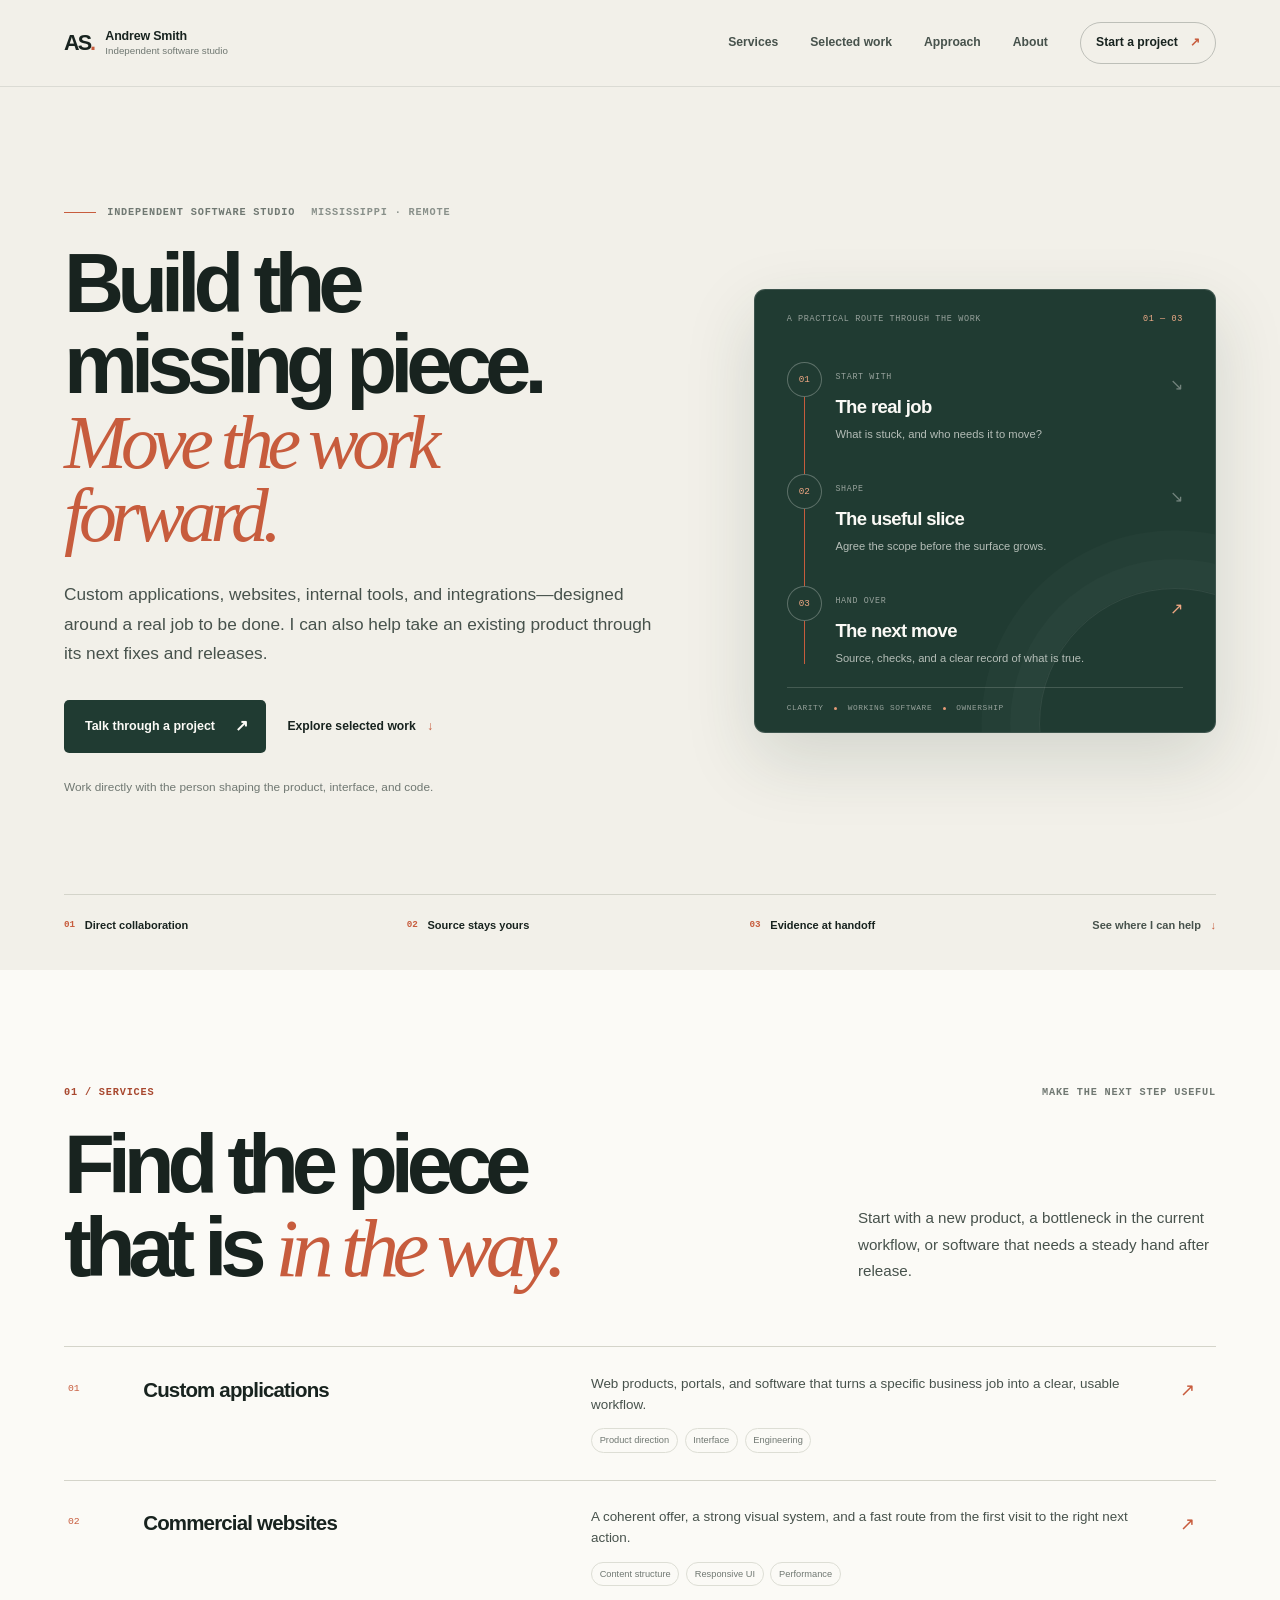
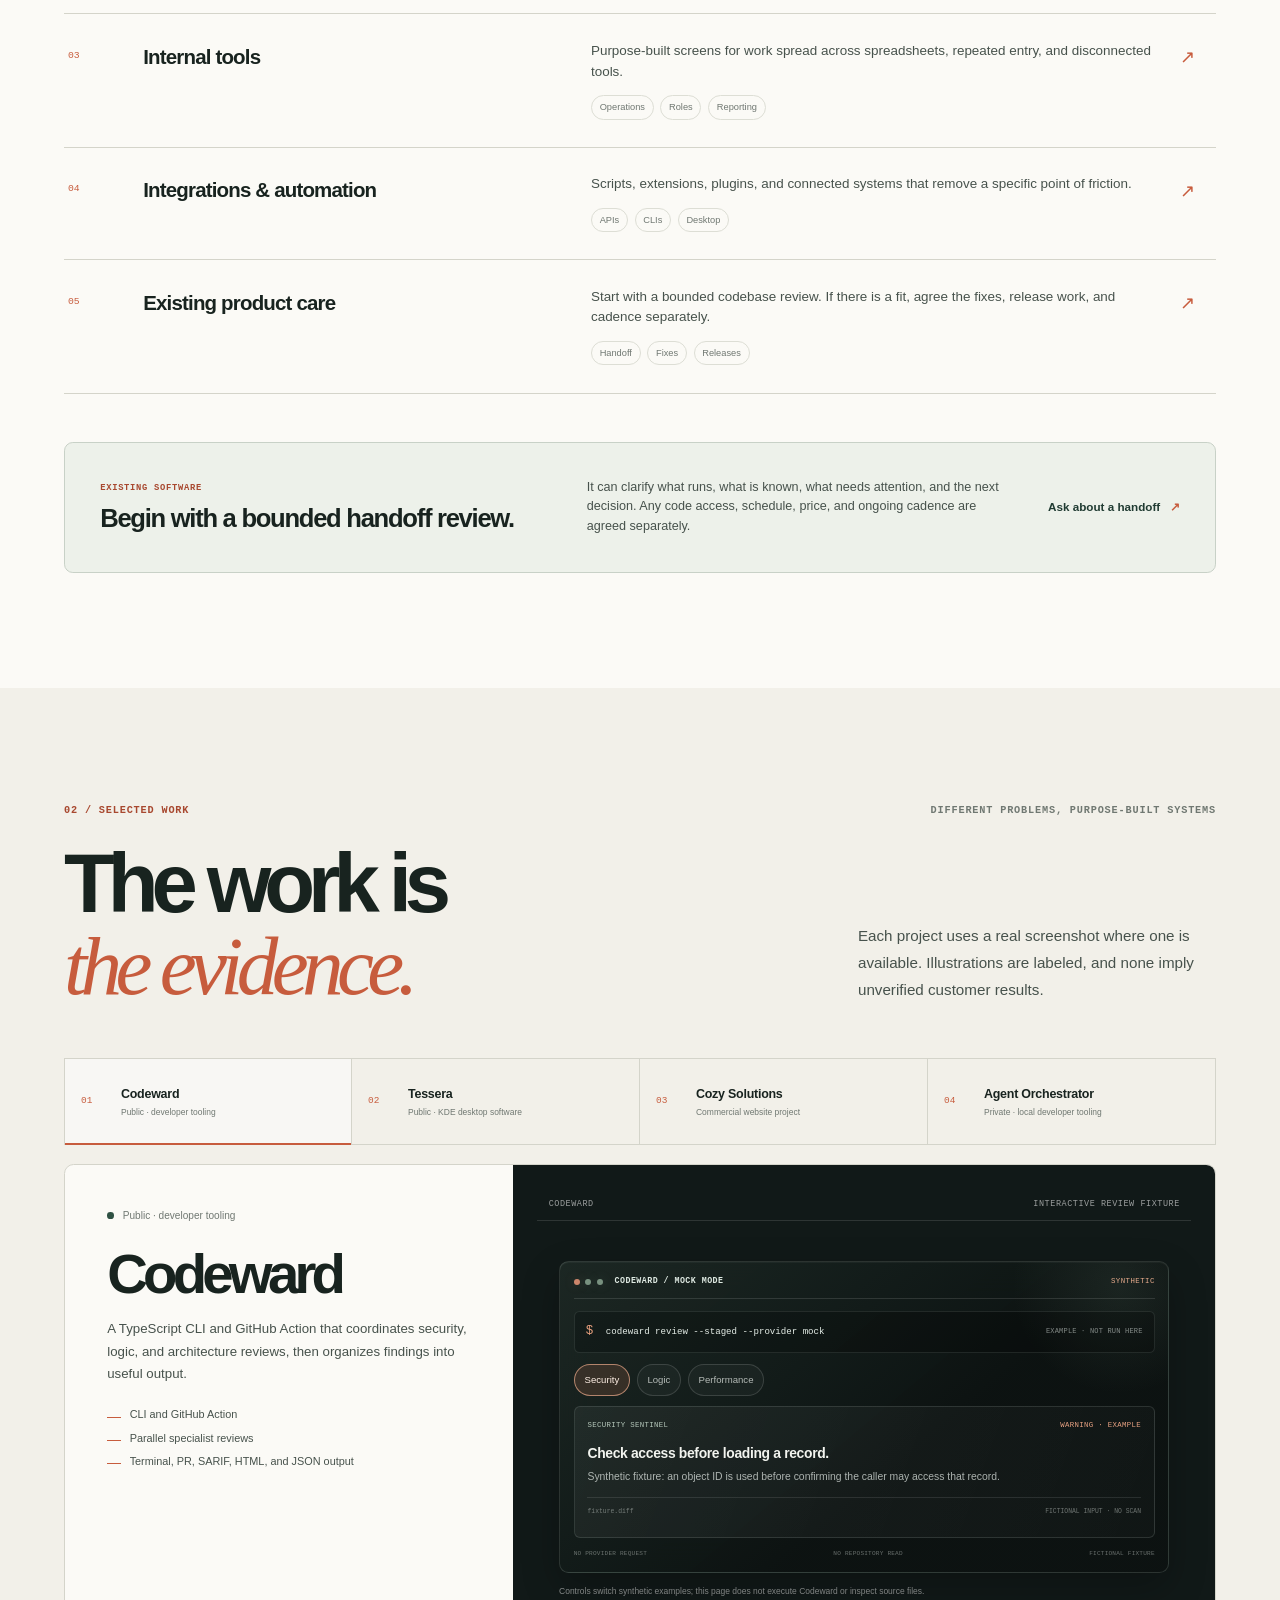
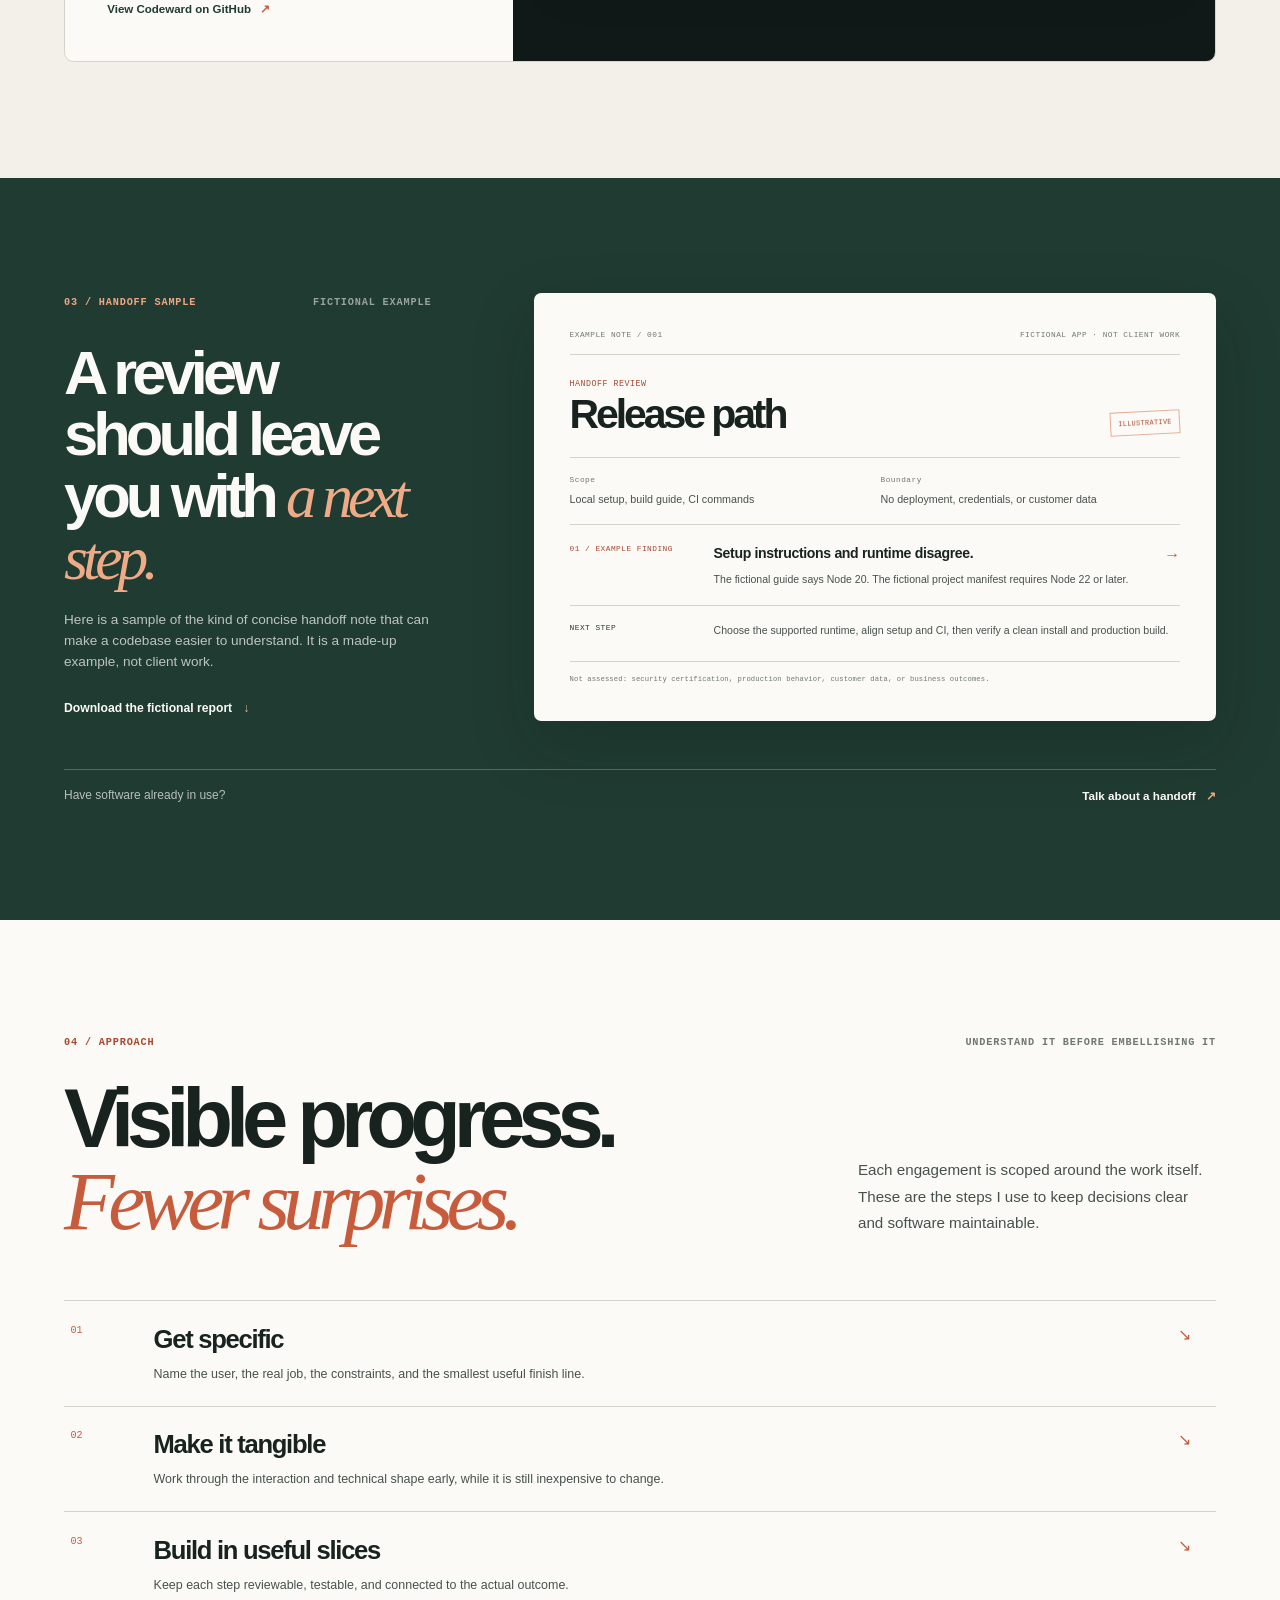
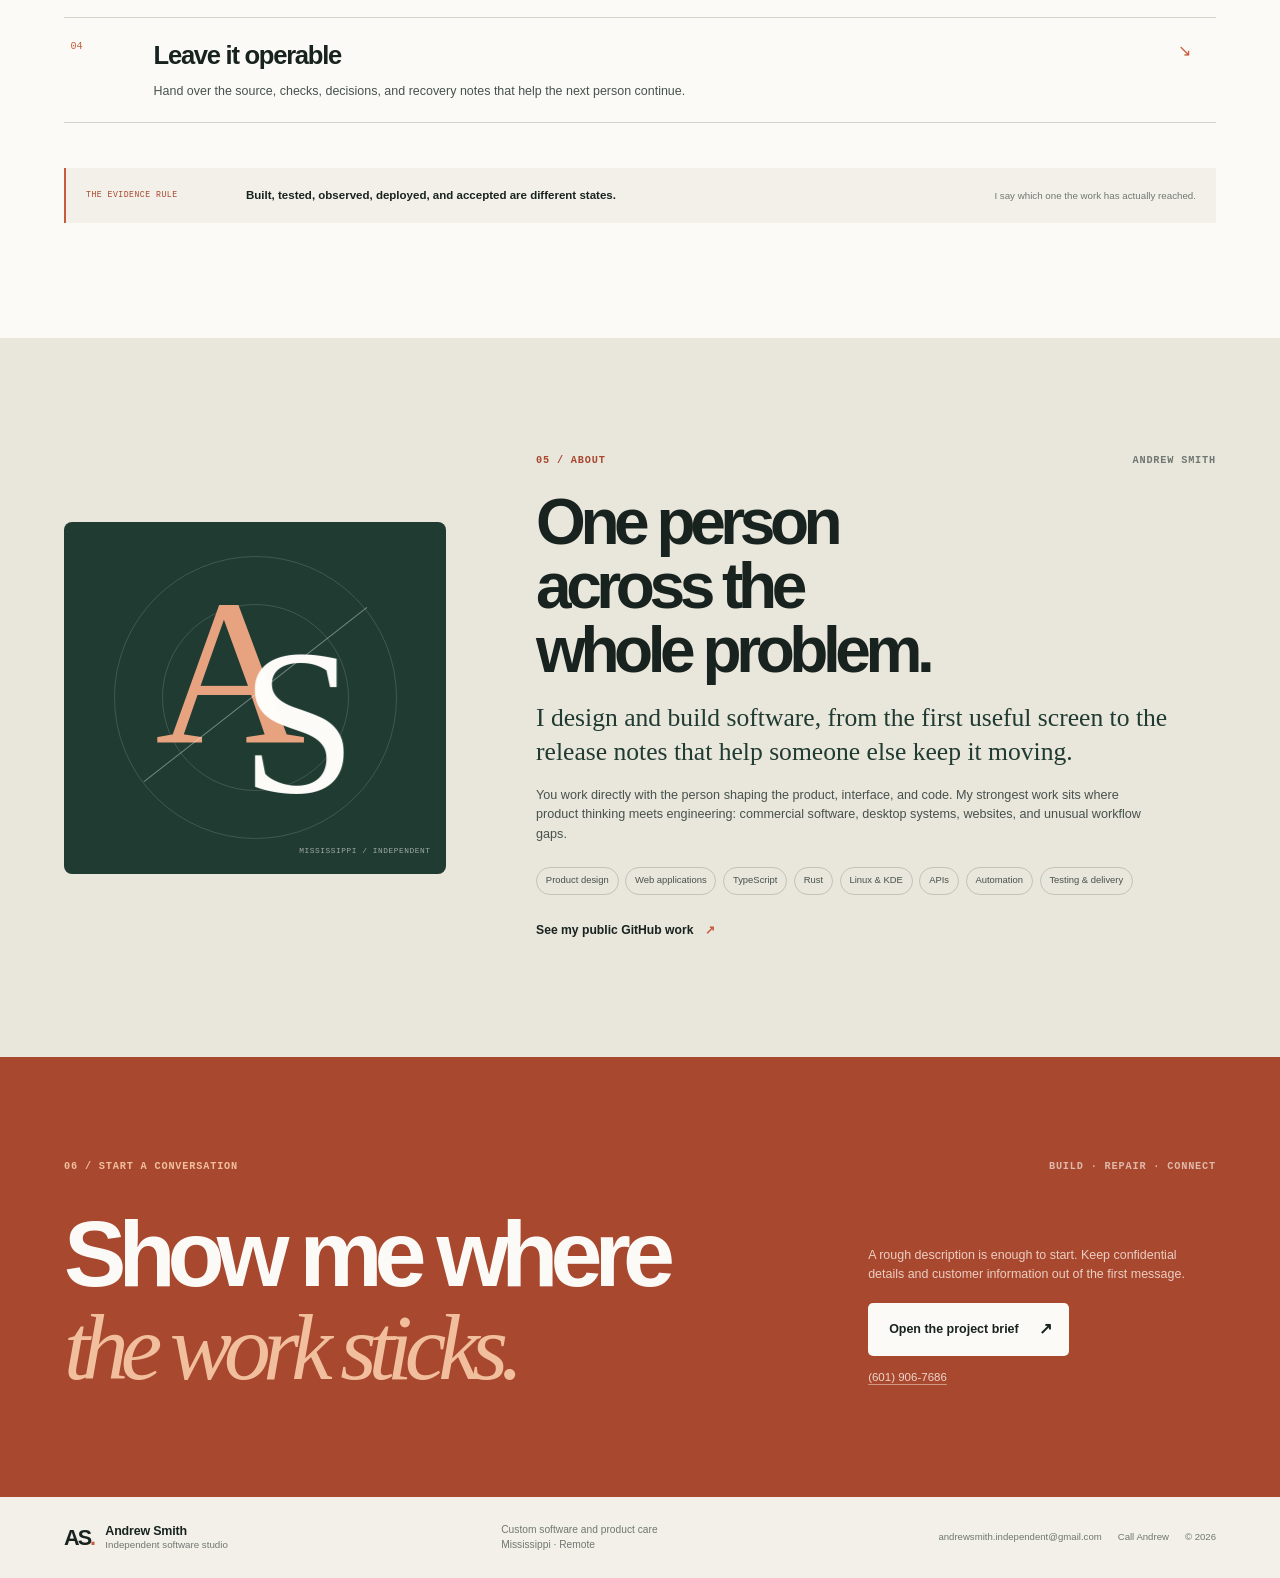
<file: index.html>
<!DOCTYPE html><html lang="en"><head><meta charset="UTF-8"><meta name="viewport" content="width=device-width, initial-scale=1"><meta name="generator" content="Astro v7.3.4"><meta name="description" content="Andrew Smith designs and builds custom software, commercial websites, internal tools, and integrations, and helps teams move existing products forward."><meta name="theme-color" content="#f2f0e9"><meta name="color-scheme" content="light"><link rel="icon" type="image/svg+xml" href="/favicon.svg"><link rel="apple-touch-icon" href="/apple-touch-icon.png"><link rel="manifest" href="/site.webmanifest"><link rel="canonical" href="https://andrew-smith-93.github.io/"><meta property="og:type" content="website"><meta property="og:title" content="Custom Software, Websites &amp; Product Care | Andrew Smith"><meta property="og:description" content="Andrew Smith designs and builds custom software, commercial websites, internal tools, and integrations, and helps teams move existing products forward."><meta property="og:url" content="https://andrew-smith-93.github.io/"><meta property="og:site_name" content="Andrew Smith"><meta property="og:image" content="https://andrew-smith-93.github.io/social-card.png"><meta property="og:image:width" content="1200"><meta property="og:image:height" content="630"><meta property="og:image:alt" content="Andrew Smith — commercial apps, serious websites, and custom software"><meta name="twitter:card" content="summary_large_image"><meta name="twitter:title" content="Custom Software, Websites &amp; Product Care | Andrew Smith"><meta name="twitter:description" content="Andrew Smith designs and builds custom software, commercial websites, internal tools, and integrations, and helps teams move existing products forward."><meta name="twitter:image" content="https://andrew-smith-93.github.io/social-card.png"><meta name="twitter:image:alt" content="Andrew Smith — commercial apps, serious websites, and custom software"><script type="application/ld+json">{"@context":"https://schema.org","@graph":[{"@type":"Person","@id":"https://andrew-smith-93.github.io/#andrew","name":"Andrew Smith","url":"https://andrew-smith-93.github.io","email":"andrewsmith.independent@gmail.com","telephone":"+16019067686","jobTitle":"Independent Software Designer and Developer","address":{"@type":"PostalAddress","addressRegion":"MS","addressCountry":"US"},"sameAs":["https://github.com/Andrew-Smith-93"],"knowsAbout":["Website design and development","Web application development","Commercial software development","Business workflow software","Scripts and command-line tools","Plugins and browser extensions","AI developer tooling","Multi-agent workflow automation","Desktop application development","KDE Plasma and KWin","API integrations","TypeScript","React","Next.js","PostgreSQL","SQLite"]},{"@type":"ProfessionalService","@id":"https://andrew-smith-93.github.io/#studio","name":"Andrew Smith","url":"https://andrew-smith-93.github.io","founder":{"@id":"https://andrew-smith-93.github.io/#andrew"},"email":"andrewsmith.independent@gmail.com","telephone":"+16019067686","areaServed":"United States","description":"Andrew Smith designs and builds custom software, commercial websites, internal tools, and integrations, and helps teams move existing products forward.","serviceType":["Commercial applications and software products","Commercial websites","Internal business systems","Scripts, plugins, and extensions","Integrations and automation","Software repair and modernization","Existing product maintenance and release support"]}]}</script><title>Custom Software, Websites &amp; Product Care | Andrew Smith</title><link rel="stylesheet" href="/_astro/Layout.B90aNvxC.css"></head><body><a class="skip-link" href="#main-content">Skip to content</a><header class="site-header"><div class="header-inner"><a class="brand" href="#top" aria-label="Andrew Smith, home"><span class="brand-mark" aria-hidden="true">AS<span>.</span></span><span class="brand-copy"><strong>Andrew Smith</strong><small>Independent software studio</small></span></a><details class="navigation" open><summary aria-label="Open navigation"><span>Menu</span><i aria-hidden="true"></i></summary><nav class="site-nav" aria-label="Main navigation"><a href="#services">Services</a><a href="#work">Selected work</a><a href="#approach">Approach</a><a href="#about">About</a></nav></details><a class="header-link" href="mailto:andrewsmith.independent@gmail.com?subject=Software%20project%20inquiry&amp;body=Hi%20Andrew%2C%0A%0AWhat%20are%20you%20trying%20to%20build%2C%20fix%2C%20or%20keep%20moving%3F%0AWhat%20happens%20today%2C%20and%20where%20does%20the%20work%20get%20stuck%3F%0AWhat%20would%20a%20useful%20next%20step%20look%20like%3F%0AIs%20there%20an%20existing%20product%2C%20platform%2C%20or%20timing%20constraint%20I%20should%20know%20about%3F%0A%0APlease%20keep%20this%20high-level.%20Do%20not%20send%20source%20code%2C%20private%20repository%20access%2C%20credentials%2C%20customer%20records%2C%20or%20confidential%20information.">Start a project <span aria-hidden="true">↗</span></a></div></header><main id="main-content"><section class="hero" id="top" aria-labelledby="hero-title"><div class="hero-shell"><div class="hero-copy"><p class="eyebrow"><span class="eyebrow-rule" aria-hidden="true"></span> Independent software studio <span class="eyebrow-place">Mississippi · Remote</span></p><h1 id="hero-title">Build the missing piece.<br><em>Move the work forward.</em></h1><p class="hero-lede">Custom applications, websites, internal tools, and integrations—designed around a real job to be done. I can also help take an existing product through its next fixes and releases.</p><div class="hero-actions"><a class="button button-dark" href="mailto:andrewsmith.independent@gmail.com?subject=Software%20project%20inquiry&amp;body=Hi%20Andrew%2C%0A%0AWhat%20are%20you%20trying%20to%20build%2C%20fix%2C%20or%20keep%20moving%3F%0AWhat%20happens%20today%2C%20and%20where%20does%20the%20work%20get%20stuck%3F%0AWhat%20would%20a%20useful%20next%20step%20look%20like%3F%0AIs%20there%20an%20existing%20product%2C%20platform%2C%20or%20timing%20constraint%20I%20should%20know%20about%3F%0A%0APlease%20keep%20this%20high-level.%20Do%20not%20send%20source%20code%2C%20private%20repository%20access%2C%20credentials%2C%20customer%20records%2C%20or%20confidential%20information.">Talk through a project <span aria-hidden="true">↗</span></a><a class="text-link" href="#work">Explore selected work <span aria-hidden="true">↓</span></a></div><p class="hero-note">Work directly with the person shaping the product, interface, and code.</p></div><aside class="route-card" aria-label="A clear route through a software engagement"><div class="route-topline"><span>A PRACTICAL ROUTE THROUGH THE WORK</span><span>01 — 03</span></div><div class="route-steps"><article class="route-step route-step-one"><span class="route-number">01</span><div><small>START WITH</small><h2>The real job</h2><p>What is stuck, and who needs it to move?</p></div><span class="route-glyph" aria-hidden="true">↘</span></article><article class="route-step route-step-two"><span class="route-number">02</span><div><small>SHAPE</small><h2>The useful slice</h2><p>Agree the scope before the surface grows.</p></div><span class="route-glyph" aria-hidden="true">↘</span></article><article class="route-step route-step-three"><span class="route-number">03</span><div><small>HAND OVER</small><h2>The next move</h2><p>Source, checks, and a clear record of what is true.</p></div><span class="route-glyph route-glyph-end" aria-hidden="true">↗</span></article></div><div class="route-foot"><span>CLARITY</span><i aria-hidden="true"></i><span>WORKING SOFTWARE</span><i aria-hidden="true"></i><span>OWNERSHIP</span></div></aside></div><div class="hero-values" aria-label="Working principles"><p><span>01</span> Direct collaboration</p><p><span>02</span> Source stays yours</p><p><span>03</span> Evidence at handoff</p><a href="#services">See where I can help <span aria-hidden="true">↓</span></a></div></section><section class="services section" id="services" aria-labelledby="services-title"><div class="section-heading" data-reveal><p class="section-label"><span>01 / SERVICES</span><span>Make the next step useful</span></p><div class="section-title-row"><h2 id="services-title">Find the piece<br>that is <em>in the way.</em></h2><p>Start with a new product, a bottleneck in the current workflow, or software that needs a steady hand after release.</p></div></div><div class="service-list"><article class="service-row" data-reveal><span class="service-number">01</span><h3>Custom applications</h3><div class="service-detail"><p>Web products, portals, and software that turns a specific business job into a clear, usable workflow.</p><ul aria-label="Custom applications capabilities"><li>Product direction</li><li>Interface</li><li>Engineering</li></ul></div><span class="service-mark" aria-hidden="true">↗</span></article><article class="service-row" data-reveal><span class="service-number">02</span><h3>Commercial websites</h3><div class="service-detail"><p>A coherent offer, a strong visual system, and a fast route from the first visit to the right next action.</p><ul aria-label="Commercial websites capabilities"><li>Content structure</li><li>Responsive UI</li><li>Performance</li></ul></div><span class="service-mark" aria-hidden="true">↗</span></article><article class="service-row" data-reveal><span class="service-number">03</span><h3>Internal tools</h3><div class="service-detail"><p>Purpose-built screens for work spread across spreadsheets, repeated entry, and disconnected tools.</p><ul aria-label="Internal tools capabilities"><li>Operations</li><li>Roles</li><li>Reporting</li></ul></div><span class="service-mark" aria-hidden="true">↗</span></article><article class="service-row" data-reveal><span class="service-number">04</span><h3>Integrations &amp; automation</h3><div class="service-detail"><p>Scripts, extensions, plugins, and connected systems that remove a specific point of friction.</p><ul aria-label="Integrations &amp; automation capabilities"><li>APIs</li><li>CLIs</li><li>Desktop</li></ul></div><span class="service-mark" aria-hidden="true">↗</span></article><article class="service-row" data-reveal><span class="service-number">05</span><h3>Existing product care</h3><div class="service-detail"><p>Start with a bounded codebase review. If there is a fit, agree the fixes, release work, and cadence separately.</p><ul aria-label="Existing product care capabilities"><li>Handoff</li><li>Fixes</li><li>Releases</li></ul></div><span class="service-mark" aria-hidden="true">↗</span></article></div><div class="care-note" data-reveal><div><p class="micro-label">EXISTING SOFTWARE</p><h3>Begin with a bounded handoff review.</h3></div><p>It can clarify what runs, what is known, what needs attention, and the next decision. Any code access, schedule, price, and ongoing cadence are agreed separately.</p><a href="mailto:andrewsmith.independent@gmail.com?subject=Existing%20software%20handoff%20inquiry&amp;body=Hi%20Andrew%2C%0A%0AI%20have%20a%20question%20about%20an%20existing%20software%20product.%0AWhat%20platform%20is%20it%20on%2C%20and%20what%20happened%20during%20the%20latest%20setup%2C%20handoff%2C%20or%20release%3F%0AWhat%20do%20you%20need%20to%20decide%20or%20fix%20next%3F%0A%0APlease%20do%20not%20send%20code%2C%20credentials%2C%20private%20repository%20access%2C%20customer%20data%2C%20or%20confidential%20information.%20Any%20review%20scope%2C%20price%2C%20schedule%2C%20or%20follow-on%20work%20would%20be%20agreed%20separately.">Ask about a handoff <span aria-hidden="true">↗</span></a></div></section><section class="work section" id="work" aria-labelledby="work-title"><div class="section-heading" data-reveal><p class="section-label"><span>02 / SELECTED WORK</span><span>Different problems, purpose-built systems</span></p><div class="section-title-row"><h2 id="work-title">The work is<br><em>the evidence.</em></h2><p>Each project uses a real screenshot where one is available. Illustrations are labeled, and none imply unverified customer results.</p></div></div><div class="work-explorer" data-work-explorer><div class="work-tabs" role="tablist" aria-label="Selected projects"><button type="button" role="tab" id="work-tab-codeward" aria-controls="work-panel-codeward" aria-selected="true" tabindex="0" data-work-tab="0"><span>01</span><strong>Codeward</strong><small>Public · developer tooling</small></button><button type="button" role="tab" id="work-tab-tessera" aria-controls="work-panel-tessera" aria-selected="false" tabindex="-1" data-work-tab="1"><span>02</span><strong>Tessera</strong><small>Public · KDE desktop software</small></button><button type="button" role="tab" id="work-tab-cozy" aria-controls="work-panel-cozy" aria-selected="false" tabindex="-1" data-work-tab="2"><span>03</span><strong>Cozy Solutions</strong><small>Commercial website project</small></button><button type="button" role="tab" id="work-tab-orchestrator" aria-controls="work-panel-orchestrator" aria-selected="false" tabindex="-1" data-work-tab="3"><span>04</span><strong>Agent Orchestrator</strong><small>Private · local developer tooling</small></button></div><div class="work-panels"><article class="work-panel work-panel-codeward" role="tabpanel" id="work-panel-codeward" aria-labelledby="work-tab-codeward" data-work-panel="0"><div class="work-copy"><p class="work-status"><span></span>Public · developer tooling</p><h3>Codeward</h3><p class="work-summary">A TypeScript CLI and GitHub Action that coordinates security, logic, and architecture reviews, then organizes findings into useful output.</p><ul class="work-facts"><li>CLI and GitHub Action</li><li>Parallel specialist reviews</li><li>Terminal, PR, SARIF, HTML, and JSON output</li></ul><a class="work-outbound" href="https://github.com/Andrew-Smith-93/codeward" target="_blank" rel="noopener noreferrer">View Codeward on GitHub <span aria-hidden="true">↗</span></a></div><div class="project-scene scene-codeward" aria-label="Codeward project preview"><div class="scene-top"><span>CODEWARD</span><span>INTERACTIVE REVIEW FIXTURE</span></div><div class="review-scene" data-review-demo><div class="review-console"><div class="console-titlebar"><span class="console-light" aria-hidden="true"></span><span class="console-light" aria-hidden="true"></span><span class="console-light" aria-hidden="true"></span><strong>CODEWARD / MOCK MODE</strong><small>SYNTHETIC</small></div><div class="review-command"><span aria-hidden="true">$</span><code>codeward review --staged --provider mock</code><small>EXAMPLE · NOT RUN HERE</small></div><div class="review-lenses" role="group" aria-label="Choose a synthetic Codeward review perspective"><button type="button" aria-pressed="true" data-review-lens="security">Security</button><button type="button" aria-pressed="false" data-review-lens="logic">Logic</button><button type="button" aria-pressed="false" data-review-lens="performance">Performance</button></div><article class="review-output" aria-live="polite"><div class="review-output-meta"><span data-review-agent>SECURITY SENTINEL</span><span data-review-severity>WARNING · EXAMPLE</span></div><h4 data-review-title>Check access before loading a record.</h4><p data-review-body>Synthetic fixture: an object ID is used before confirming the caller may access that record.</p><div class="review-output-foot"><code>fixture.diff</code><span>FICTIONAL INPUT · NO SCAN</span></div></article><div class="review-console-foot"><span>NO PROVIDER REQUEST</span><span>NO REPOSITORY READ</span><span>FICTIONAL FIXTURE</span></div></div><p class="scene-disclaimer">Controls switch synthetic examples; this page does not execute Codeward or inspect source files.</p></div></div></article><article class="work-panel work-panel-tessera" role="tabpanel" id="work-panel-tessera" aria-labelledby="work-tab-tessera" hidden data-work-panel="1"><div class="work-copy"><p class="work-status"><span></span>Public · KDE desktop software</p><h3>Tessera</h3><p class="work-summary">A native KDE Plasma window-management system built around predictable layouts, snap zones, focus, and multi-screen behavior.</p><ul class="work-facts"><li>KWin + QML</li><li>Seven layout engines</li><li>Native settings integration</li></ul><a class="work-outbound" href="https://github.com/Andrew-Smith-93/Tessera" target="_blank" rel="noopener noreferrer">View Tessera on GitHub <span aria-hidden="true">↗</span></a></div><div class="project-scene scene-tessera" aria-label="Tessera project preview"><div class="scene-top"><span>TESSERA</span><span>INTERACTIVE WINDOW WORKSPACE</span></div><div class="tessera-scene" data-snap-demo><div class="demo-ribbon"><span>DRAG ANY TITLE BAR · DROP TO MOVE OR SWAP</span><span>SIMULATED · NOT CONNECTED TO KWIN</span></div><div class="snap-stage"><div class="snap-monitor"><div class="snap-monitor-bar"><span>PLASMA WORKSPACE / INTERACTIVE MODEL</span><span>DISPLAY 01</span></div><div class="snap-space" data-snap-space data-family="quadrants" data-zone="top-left"><div class="snap-zone" data-zone-slot="top-left"><span>TL</span></div><div class="snap-zone" data-zone-slot="top-right"><span>TR</span></div><div class="snap-zone" data-zone-slot="bottom-left"><span>BL</span></div><div class="snap-zone" data-zone-slot="bottom-right"><span>BR</span></div><div class="snap-window sim-window-terminal" data-snap-window data-window-id="terminal" data-window-title="Terminal" data-zone="top-left" data-active="true" tabindex="0" role="group" aria-label="Terminal window in top-left quadrant. Focus and use arrow keys to move it, or drag its title bar." aria-keyshortcuts="ArrowUp ArrowDown ArrowLeft ArrowRight"><div class="sim-window-bar" data-window-handle><span data-window-label>TERMINAL</span><span aria-hidden="true">− □ ×</span></div><div class="sim-window-content sim-terminal-content"><span class="sim-window-kicker">~/workspace</span><code>$ tessera --layout</code><i></i><i></i><b>WORKSPACE READY</b></div></div><div class="snap-window sim-window-browser" data-snap-window data-window-id="browser" data-window-title="Browser" data-zone="top-right" data-active="false" tabindex="0" role="group" aria-label="Browser window in top-right quadrant. Focus and use arrow keys to move it, or drag its title bar." aria-keyshortcuts="ArrowUp ArrowDown ArrowLeft ArrowRight"><div class="sim-window-bar" data-window-handle><span data-window-label>BROWSER</span><span aria-hidden="true">− □ ×</span></div><div class="sim-browser-page"><span class="sim-browser-address">example.test</span><strong>Workspace</strong><i></i><i></i><i></i></div></div><div class="snap-window sim-window-files" data-snap-window data-window-id="files" data-window-title="Files" data-zone="bottom-left" data-active="false" tabindex="0" role="group" aria-label="Files window in bottom-left quadrant. Focus and use arrow keys to move it, or drag its title bar." aria-keyshortcuts="ArrowUp ArrowDown ArrowLeft ArrowRight"><div class="sim-window-bar" data-window-handle><span data-window-label>FILES</span><span aria-hidden="true">− □ ×</span></div><div class="sim-files-list"><span>▸ src</span><span>▸ docs</span><span>▸ public</span><span>README.md</span></div></div></div></div><aside class="terminal-overlay" aria-label="Simulated Tessera console; no live KWin session"><div class="terminal-overlay-head"><span class="terminal-light" aria-hidden="true"></span><span class="terminal-light" aria-hidden="true"></span><span class="terminal-light" aria-hidden="true"></span><strong>TESSERA / PREVIEW</strong><span>SIMULATED</span></div><div class="terminal-readout"><span>FOCUSED WINDOW</span><strong data-snap-active>Terminal</strong></div><div class="terminal-readout"><span>SNAP TARGET</span><strong data-snap-output>Top-left quadrant</strong></div><p id="snap-instructions">Focus a window, then drag its title bar or use the arrow keys. Drop onto an occupied area to swap windows.</p><p data-snap-status aria-live="polite">Three example windows are ready to arrange. No desktop windows move.</p></aside></div><div class="snap-controls"><div class="snap-family-controls" role="group" aria-label="Choose a workspace layout"><button type="button" aria-pressed="true" data-snap-family="quadrants">Quadrants</button><button type="button" aria-pressed="false" data-snap-family="pillars">Three columns</button><button type="button" data-snap-reset>Reset workspace</button></div><div class="snap-zone-set" role="group" aria-label="Move the focused window to a quadrant" data-snap-set="quadrants"><button type="button" aria-pressed="true" data-snap-zone="top-left">Top left</button><button type="button" aria-pressed="false" data-snap-zone="top-right">Top right</button><button type="button" aria-pressed="false" data-snap-zone="bottom-left">Bottom left</button><button type="button" aria-pressed="false" data-snap-zone="bottom-right">Bottom right</button></div><div class="snap-zone-set" role="group" aria-label="Move the focused window to a column" data-snap-set="pillars" hidden><button type="button" aria-pressed="false" data-snap-zone="left-pillar">Left column</button><button type="button" aria-pressed="false" data-snap-zone="center-full">Center column</button><button type="button" aria-pressed="false" data-snap-zone="right-pillar">Right column</button></div></div><details class="tessera-source"><summary>View the authentic multi-screen screenshot</summary><figure><img src="/work/tessera-multiscreen-live.png" alt="Unmodified public Tessera screenshot showing KDE Plasma windows across multiple displays." loading="lazy"><figcaption>Original screenshot from the public Tessera repository · separate from the simulation above.</figcaption></figure></details><p class="scene-disclaimer">Arrange these example windows in the browser. This interactive model is not connected to KWin and does not move desktop windows.</p></div></div></article><article class="work-panel work-panel-cozy" role="tabpanel" id="work-panel-cozy" aria-labelledby="work-tab-cozy" hidden data-work-panel="2"><div class="work-copy"><p class="work-status"><span></span>Commercial website project</p><h3>Cozy Solutions</h3><p class="work-summary">A Next.js site for a plumbing and HVAC company, with migrated content, responsive service pages, and a direct inquiry path.</p><ul class="work-facts"><li>Next.js</li><li>Content migration</li><li>Service-page journeys</li></ul><a class="work-outbound" href="https://cozysolutions.org" target="_blank" rel="noopener noreferrer">Visit Cozy Solutions <span aria-hidden="true">↗</span></a></div><div class="project-scene scene-cozy" aria-label="Cozy Solutions project preview"><div class="scene-top"><span>COZY SOLUTIONS</span><span>CAPTURE + LIVE SITE LINKS</span></div><div class="site-scene"><div class="site-browserbar"><i></i><i></i><i></i><span>COZYSOLUTIONS.ORG · CAPTURED HOMEPAGE</span></div><figure class="site-capture"><picture><source srcset="/work/cozy-solutions-phone-390x844.png" media="(max-width: 760px)"><img src="/work/cozy-solutions-desktop-1440x900.png" alt="Captured Cozy Solutions homepage with its plumbing and HVAC service information and contact paths." loading="lazy"></picture><figcaption>Real public-site capture · 1 October 2026</figcaption></figure><div class="cozy-live-note"><span>LIVE EXPERIENCE</span><span>Opens in a new tab</span></div><nav class="cozy-live-links" aria-label="Open live Cozy Solutions pages"><a href="https://www.cozysolutions.org/plumbing-services" target="_blank" rel="noopener noreferrer">Plumbing <span aria-hidden="true">↗</span></a><a href="https://www.cozysolutions.org/hvac" target="_blank" rel="noopener noreferrer">Heating &amp; cooling <span aria-hidden="true">↗</span></a><a href="https://www.cozysolutions.org/services" target="_blank" rel="noopener noreferrer">All services <span aria-hidden="true">↗</span></a></nav><p class="scene-disclaimer">The live site blocks embedded previews, so these links open its actual pages.</p></div></div></article><article class="work-panel work-panel-orchestrator" role="tabpanel" id="work-panel-orchestrator" aria-labelledby="work-tab-orchestrator" hidden data-work-panel="3"><div class="work-copy"><p class="work-status"><span></span>Private · local developer tooling</p><h3>Agent Orchestrator</h3><p class="work-summary">A local-first controller that records tasks and run evidence, dispatches isolated worktrees, and leaves a checkpoint for the next session.</p><ul class="work-facts"><li>FastAPI + SQLite</li><li>Local coding worker</li><li>Isolated worktrees</li></ul><span class="private-note">Details kept private</span></div><div class="project-scene scene-orchestrator" aria-label="Agent Orchestrator project preview"><div class="scene-top"><span>AGENT ORCHESTRATOR</span><span>INTERACTIVE LOCAL FLOW</span></div><div class="orchestrator-scene" data-orchestrator-demo><div class="orchestrator-label"><span>LOCAL FLOW / SIMULATION</span><span>NO WORKER DISPATCHED</span></div><div class="run-track" data-run-track data-step="0"><button type="button" class="run-step" aria-pressed="true" data-run-step="0"><span>01</span><strong>Task</strong><small>Recorded</small></button><i aria-hidden="true"></i><button type="button" class="run-step" aria-pressed="false" data-run-step="1"><span>02</span><strong>Worker</strong><small>Isolated</small></button><i aria-hidden="true"></i><button type="button" class="run-step" aria-pressed="false" data-run-step="2"><span>03</span><strong>Checkpoint</strong><small>Saved</small></button></div><div class="orchestrator-console"><div class="terminal-overlay-head"><span class="terminal-light" aria-hidden="true"></span><span class="terminal-light" aria-hidden="true"></span><span class="terminal-light" aria-hidden="true"></span><strong>RUN CHECKPOINT</strong><span>LOCAL EXAMPLE</span></div><div class="terminal-readout"><span data-run-state>01 / TASK RECORDED</span><strong data-run-title>Task envelope</strong></div><p data-run-description aria-live="polite">A task record anchors the work and its requested outcome.</p></div><p class="scene-disclaimer">Select a step to inspect the example flow; it does not start a local worker.</p></div></div></article></div></div></section><section class="sample section" id="handoff" aria-labelledby="sample-title"><div class="sample-intro" data-reveal><p class="section-label"><span>03 / HANDOFF SAMPLE</span><span>Fictional example</span></p><h2 id="sample-title">A review should leave you with <em>a next step.</em></h2><p>Here is a sample of the kind of concise handoff note that can make a codebase easier to understand. It is a made-up example, not client work.</p><a class="text-link text-link-light" href="/sample-handoff-report.md" download>Download the fictional report <span aria-hidden="true">↓</span></a></div><article class="report-card" data-reveal aria-label="Fictional software handoff report example"><div class="report-top"><span>EXAMPLE NOTE / 001</span><span>FICTIONAL APP · NOT CLIENT WORK</span></div><div class="report-title"><div><p>HANDOFF REVIEW</p><h3>Release path</h3></div><span class="report-stamp">ILLUSTRATIVE</span></div><dl class="report-meta"><div><dt>Scope</dt><dd>Local setup, build guide, CI commands</dd></div><div><dt>Boundary</dt><dd>No deployment, credentials, or customer data</dd></div></dl><div class="report-finding"><span>01 / EXAMPLE FINDING</span><div><h4>Setup instructions and runtime disagree.</h4><p>The fictional guide says Node 20. The fictional project manifest requires Node 22 or later.</p></div><b>→</b></div><div class="report-action"><span>NEXT STEP</span><p>Choose the supported runtime, align setup and CI, then verify a clean install and production build.</p></div><p class="report-exclusion">Not assessed: security certification, production behavior, customer data, or business outcomes.</p></article><div class="sample-cta" data-reveal><p>Have software already in use?</p><a href="mailto:andrewsmith.independent@gmail.com?subject=Existing%20software%20handoff%20inquiry&amp;body=Hi%20Andrew%2C%0A%0AI%20have%20a%20question%20about%20an%20existing%20software%20product.%0AWhat%20platform%20is%20it%20on%2C%20and%20what%20happened%20during%20the%20latest%20setup%2C%20handoff%2C%20or%20release%3F%0AWhat%20do%20you%20need%20to%20decide%20or%20fix%20next%3F%0A%0APlease%20do%20not%20send%20code%2C%20credentials%2C%20private%20repository%20access%2C%20customer%20data%2C%20or%20confidential%20information.%20Any%20review%20scope%2C%20price%2C%20schedule%2C%20or%20follow-on%20work%20would%20be%20agreed%20separately.">Talk about a handoff <span aria-hidden="true">↗</span></a></div></section><section class="approach section" id="approach" aria-labelledby="approach-title"><div class="approach-heading" data-reveal><p class="section-label"><span>04 / APPROACH</span><span>Understand it before embellishing it</span></p><h2 id="approach-title">Visible progress.<br><em>Fewer surprises.</em></h2><p>Each engagement is scoped around the work itself. These are the steps I use to keep decisions clear and software maintainable.</p></div><ol class="process-list"><li data-reveal style="--step-index:0"><span class="process-number">01</span><div><h3>Get specific</h3><p>Name the user, the real job, the constraints, and the smallest useful finish line.</p></div><span class="process-arrow" aria-hidden="true">↘</span></li><li data-reveal style="--step-index:1"><span class="process-number">02</span><div><h3>Make it tangible</h3><p>Work through the interaction and technical shape early, while it is still inexpensive to change.</p></div><span class="process-arrow" aria-hidden="true">↘</span></li><li data-reveal style="--step-index:2"><span class="process-number">03</span><div><h3>Build in useful slices</h3><p>Keep each step reviewable, testable, and connected to the actual outcome.</p></div><span class="process-arrow" aria-hidden="true">↘</span></li><li data-reveal style="--step-index:3"><span class="process-number">04</span><div><h3>Leave it operable</h3><p>Hand over the source, checks, decisions, and recovery notes that help the next person continue.</p></div><span class="process-arrow" aria-hidden="true">↘</span></li></ol><div class="evidence-note" data-reveal><span>THE EVIDENCE RULE</span><strong>Built, tested, observed, deployed, and accepted are different states.</strong><p>I say which one the work has actually reached.</p></div></section><section class="about section" id="about" aria-labelledby="about-title"><div class="about-card" data-reveal><div class="about-monogram" aria-hidden="true"><span>A</span><span>S</span><i></i><small>MISSISSIPPI / INDEPENDENT</small></div><div class="about-copy"><p class="section-label"><span>05 / ABOUT</span><span>Andrew Smith</span></p><h2 id="about-title">One person across the whole problem.</h2><p class="about-lede">I design and build software, from the first useful screen to the release notes that help someone else keep it moving.</p><p>You work directly with the person shaping the product, interface, and code. My strongest work sits where product thinking meets engineering: commercial software, desktop systems, websites, and unusual workflow gaps.</p><ul class="skill-list" aria-label="Capabilities"><li>Product design</li><li>Web applications</li><li>TypeScript</li><li>Rust</li><li>Linux &amp; KDE</li><li>APIs</li><li>Automation</li><li>Testing &amp; delivery</li></ul><a class="text-link" href="https://github.com/Andrew-Smith-93" rel="me">See my public GitHub work <span aria-hidden="true">↗</span></a></div></div></section><section class="contact" id="contact" aria-labelledby="contact-title"><div class="contact-inner" data-reveal><p class="section-label"><span>06 / START A CONVERSATION</span><span>Build · repair · connect</span></p><div class="contact-main"><h2 id="contact-title">Show me where<br><em>the work sticks.</em></h2><div class="contact-actions"><p>A rough description is enough to start. Keep confidential details and customer information out of the first message.</p><a class="button button-paper" href="mailto:andrewsmith.independent@gmail.com?subject=Software%20project%20inquiry&amp;body=Hi%20Andrew%2C%0A%0AWhat%20are%20you%20trying%20to%20build%2C%20fix%2C%20or%20keep%20moving%3F%0AWhat%20happens%20today%2C%20and%20where%20does%20the%20work%20get%20stuck%3F%0AWhat%20would%20a%20useful%20next%20step%20look%20like%3F%0AIs%20there%20an%20existing%20product%2C%20platform%2C%20or%20timing%20constraint%20I%20should%20know%20about%3F%0A%0APlease%20keep%20this%20high-level.%20Do%20not%20send%20source%20code%2C%20private%20repository%20access%2C%20credentials%2C%20customer%20records%2C%20or%20confidential%20information.">Open the project brief <span aria-hidden="true">↗</span></a><a class="contact-phone" href="tel:+16019067686">(601) 906-7686</a></div></div></div></section></main><footer class="site-footer"><a class="brand footer-brand" href="#top"><span class="brand-mark" aria-hidden="true">AS<span>.</span></span><span class="brand-copy"><strong>Andrew Smith</strong><small>Independent software studio</small></span></a><p>Custom software and product care<br>Mississippi · Remote</p><div class="footer-links"><a href="mailto:andrewsmith.independent@gmail.com">andrewsmith.independent@gmail.com</a><a href="tel:+16019067686">Call Andrew</a><span>© <i data-current-year>2026</i></span></div></footer><script type="module" src="/_astro/index.astro_astro_type_script_index_0_lang.yUN5GFzE.js"></script></body></html>
</file>
<file: _astro/Layout.B90aNvxC.css>
:root{color-scheme:light;--paper:#f2f0e9;--paper-deep:#e9e6dc;--white:#fbfaf6;--ink:#18231f;--ink-soft:#47524c;--muted:#707872;--line:#d4d4ca;--forest:#203b32;--forest-light:#2f5143;--clay:#c75c3d;--clay-deep:#a8482f;--sage:#c8d5c8;--mono:"SFMono-Regular", Consolas, "Liberation Mono", monospace;--sans:"Inter", "Avenir Next", Avenir, "Segoe UI", sans-serif;--serif:Iowan Old Style, "Palatino Linotype", "Book Antiqua", Georgia, serif;--gutter:clamp(1.25rem, 5vw, 5.25rem);--content:86rem}*,:before,:after{box-sizing:border-box}html{scroll-behavior:smooth;background:var(--paper);scroll-padding-top:6rem}body{min-width:20rem;color:var(--ink);background:var(--paper);font-family:var(--sans);text-rendering:optimizelegibility;-webkit-font-smoothing:antialiased;margin:0;font-size:1rem;line-height:1.55}body,button,a{-webkit-tap-highlight-color:transparent}button,summary{font:inherit}button,a{color:inherit}img,svg{max-width:100%;display:block}::selection{color:var(--white);background:var(--forest)}[hidden]{display:none!important}.skip-link{z-index:100;color:var(--white);background:var(--forest);border-radius:.4rem;padding:.65rem .9rem;font-weight:700;text-decoration:none;position:fixed;top:.8rem;left:.8rem;transform:translateY(-180%)}.skip-link:focus{transform:translateY(0)}:focus-visible{outline:3px solid var(--clay);outline-offset:4px}.site-header{z-index:30;background:var(--paper);border-bottom:1px solid #18231f1a;position:sticky;top:0}.header-inner{width:min(100% - 2 * var(--gutter), var(--content));justify-content:space-between;align-items:center;gap:2rem;min-height:5.35rem;margin-inline:auto;display:flex}.brand{color:var(--ink);flex:none;align-items:center;gap:.7rem;text-decoration:none;display:inline-flex}.brand-mark{letter-spacing:-.09em;font-size:1.35rem;font-weight:900}.brand-mark>span{color:var(--clay)}.brand-copy{gap:.04rem;line-height:1.2;display:grid}.brand-copy strong{letter-spacing:-.015em;font-size:.78rem}.brand-copy small{color:var(--muted);font-size:.61rem}.navigation{margin-left:auto}.navigation summary{display:none}.site-nav{align-items:center;gap:clamp(1rem,2.5vw,2.35rem);display:flex}.site-nav a,.header-link{color:var(--ink-soft);font-size:.76rem;font-weight:650;text-decoration:none;transition:color .16s}.site-nav a:hover,.header-link:hover,.footer-links a:hover{color:var(--clay-deep)}.header-link{color:var(--ink);border:1px solid #18231f3d;border-radius:999px;align-items:center;gap:.75rem;padding:.68rem .95rem;display:inline-flex}.header-link span{color:var(--clay);transition:transform .18s}.header-link:hover span,.button:hover span,.work-outbound:hover span,.sample-cta a:hover span{transform:translate(2px,-2px)}.hero{padding:clamp(4rem, 8vw, 7.8rem) var(--gutter) 2.25rem;position:relative;overflow:clip}.hero-shell{width:min(100%, var(--content));grid-template-columns:minmax(0,1.14fr) minmax(25rem,.86fr);align-items:center;gap:clamp(3rem,6vw,6.5rem);margin-inline:auto;display:grid}.hero-copy{z-index:1;padding-block:1rem 2.3rem;animation:.72s cubic-bezier(.2,.72,.23,1) both settle-in;position:relative}.eyebrow,.section-label,.micro-label{color:var(--muted);font-family:var(--mono);letter-spacing:.08em;text-transform:uppercase;margin:0;font-size:.64rem;font-weight:650;line-height:1.5}.eyebrow{flex-wrap:wrap;align-items:center;gap:.7rem;display:flex}.eyebrow-rule{background:var(--clay);width:2rem;height:1px}.eyebrow-place{color:#89908a;margin-left:.3rem}.hero h1{letter-spacing:-.083em;max-width:11ch;margin:1.5rem 0 0;font-size:clamp(3.6rem,6.5vw,6.85rem);font-weight:690;line-height:.97}.hero h1 em,.section-heading h2 em,.sample h2 em,.approach-heading h2 em,.contact h2 em{color:var(--clay);font-family:var(--serif);font-weight:500}.hero h1 em{letter-spacing:-.08em;padding-right:.05em;font-size:.91em;display:inline-block}.hero-lede{max-width:37rem;color:var(--ink-soft);margin:1.65rem 0 0;font-size:clamp(1.04rem,1.35vw,1.2rem);line-height:1.7}.hero-actions{flex-wrap:wrap;align-items:center;gap:1.35rem;margin-top:2rem;display:flex}.button{border:1px solid #0000;border-radius:.32rem;justify-content:center;align-items:center;gap:1.25rem;min-height:3.3rem;padding:.8rem 1.05rem .8rem 1.25rem;font-size:.78rem;font-weight:700;text-decoration:none;transition:background .18s,color .18s,border-color .18s,transform .18s;display:inline-flex}.button span{font-size:1rem;transition:transform .18s}.button-dark{color:var(--white);background:var(--forest)}.button-dark:hover{background:var(--forest-light)}.text-link{color:var(--ink);align-items:center;gap:.7rem;font-size:.76rem;font-weight:700;text-decoration:none;display:inline-flex}.text-link span{color:var(--clay);transition:transform .18s}.text-link:hover span{transform:translateY(3px)}.hero-note{color:var(--muted);margin:1.55rem 0 0;font-size:.74rem}.route-card{isolation:isolate;color:var(--white);background:var(--forest);border:1px solid #ffffff21;border-radius:.7rem;padding:1.4rem clamp(1.25rem,2.6vw,2rem) 1.1rem;animation:.82s cubic-bezier(.2,.72,.23,1) .13s both settle-in;position:relative;overflow:hidden;box-shadow:0 26px 70px #203b3226}.route-card:after{z-index:-1;aspect-ratio:1;content:"";border:1px solid #ffffff14;border-radius:50%;width:17rem;position:absolute;bottom:-8rem;right:-6rem;box-shadow:0 0 0 1.8rem #ffffff05,0 0 0 3.6rem #ffffff05}.route-topline,.route-foot{color:#fbfaf68a;font-family:var(--mono);letter-spacing:.075em;justify-content:space-between;align-items:center;gap:.75rem;font-size:.53rem;display:flex}.route-topline span:last-child{color:#edaa86}.route-steps{margin-top:1.55rem;display:grid;position:relative}.route-steps:before{background:linear-gradient(var(--clay) 0 0) top / 1px 0 no-repeat, #fbfaf633;content:"";width:1px;animation:1.15s cubic-bezier(.25,.75,.25,1) .42s forwards route-draw;position:absolute;top:1.4rem;bottom:1.4rem;left:1.08rem}.route-step{opacity:0;grid-template-columns:2.2rem minmax(0,1fr) auto;align-items:start;gap:.85rem;min-height:7rem;padding-block:.72rem;animation:.52s cubic-bezier(.2,.72,.23,1) forwards step-arrive;display:grid;position:relative}.route-step-one{animation-delay:.16s}.route-step-two{animation-delay:.36s}.route-step-three{animation-delay:.56s}.route-number{z-index:1;color:#f0a783;background:var(--forest);width:2.2rem;height:2.2rem;font-family:var(--mono);border:1px solid #fbfaf647;border-radius:50%;place-items:center;font-size:.58rem;display:grid;position:relative}.route-step h2{letter-spacing:-.035em;margin:.35rem 0 0;font-size:1.16rem;font-weight:650}.route-step small{color:#fbfaf68a;font-family:var(--mono);letter-spacing:.08em;font-size:.52rem}.route-step p{color:#fbfaf6ad;max-width:22rem;margin:.27rem 0 0;font-size:.7rem}.route-glyph{color:#fbfaf661;margin-top:.65rem;font-size:1rem}.route-glyph-end{color:#f0a783}.route-foot{border-top:1px solid #fbfaf629;justify-content:flex-start;gap:.65rem;padding-top:.9rem;font-size:.49rem}.route-foot i{background:#e59a76;border-radius:50%;width:.2rem;height:.2rem}.hero-values{width:min(100%, var(--content));border-top:1px solid var(--line);grid-template-columns:repeat(3,1fr) auto;align-items:center;gap:1rem;margin:3.8rem auto 0;padding-top:1.35rem;display:grid}.hero-values p,.hero-values a{align-items:center;gap:.6rem;margin:0;font-size:.69rem;font-weight:650;display:flex}.hero-values p span{color:var(--clay);font-family:var(--mono);font-size:.58rem}.hero-values a{color:var(--ink-soft);justify-self:end;text-decoration:none}.hero-values a span{color:var(--clay)}.section{padding:clamp(5.2rem, 9vw, 9.2rem) var(--gutter)}.section-heading,.approach-heading,.contact-inner{width:min(100%, var(--content));margin-inline:auto}.section-label{flex-wrap:wrap;justify-content:space-between;gap:.5rem 2rem;display:flex}.section-label span:first-child{color:var(--clay-deep)}.section-title-row{grid-template-columns:minmax(0,1fr) minmax(17rem,.48fr);align-items:end;gap:3rem;margin-top:1.5rem;display:grid}.section-heading h2,.approach-heading h2,.contact h2{letter-spacing:-.085em;margin:0;font-size:clamp(3.2rem,6.5vw,6.6rem);font-weight:650;line-height:.99}.section-heading h2 em,.approach-heading h2 em{letter-spacing:-.08em}.section-title-row>p,.approach-heading>p:last-child{max-width:29rem;color:var(--ink-soft);margin:0 0 .25rem;font-size:.95rem;line-height:1.75}.services{background:var(--white)}.service-list{width:min(100%, var(--content));border-top:1px solid var(--line);margin:3.6rem auto 0}.service-row{border-bottom:1px solid var(--line);grid-template-columns:3.2rem minmax(12rem,.75fr) minmax(0,1fr) 2rem;align-items:start;gap:1rem 1.5rem;padding:1.65rem .25rem 1.7rem;transition:padding .2s,border-color .2s;display:grid}.service-row:hover{border-color:#b7b9ac;padding-left:.75rem;padding-right:.75rem}.service-number{color:var(--clay);font-family:var(--mono);padding-top:.45rem;font-size:.61rem}.service-row h3{letter-spacing:-.04em;margin:0;font-size:clamp(1.05rem,1.6vw,1.36rem);font-weight:660}.service-detail p{max-width:36rem;color:var(--ink-soft);margin:0;font-size:.84rem}.service-detail ul{flex-wrap:wrap;gap:.42rem;margin:.8rem 0 0;padding:0;list-style:none;display:flex}.service-detail li{color:var(--muted);border:1px solid #ddded5;border-radius:999px;padding:.25rem .48rem;font-size:.58rem}.service-mark{color:var(--clay);padding-top:.22rem;font-size:1.1rem;transition:transform .18s}.service-row:hover .service-mark{transform:translate(2px,-2px)}.care-note{width:min(100%, var(--content));background:#edf1ea;border:1px solid #c8d1c7;border-radius:.55rem;grid-template-columns:minmax(0,.9fr) minmax(15rem,.85fr) auto;align-items:center;gap:2rem;margin:3rem auto 0;padding:clamp(1.4rem,3vw,2.2rem);display:grid}.micro-label{color:var(--clay-deep);font-size:.55rem}.care-note h3{letter-spacing:-.05em;margin:.55rem 0 0;font-size:clamp(1.2rem,2vw,1.8rem);line-height:1.12}.care-note>p{color:var(--ink-soft);margin:0;font-size:.79rem}.care-note>a{white-space:nowrap;color:var(--forest);align-items:center;gap:.6rem;font-size:.73rem;font-weight:750;text-decoration:none;display:inline-flex}.care-note>a span{color:var(--clay)}.work{background:var(--paper)}.work-explorer{width:min(100%, var(--content));margin:3.2rem auto 0}.work-tabs{border-top:1px solid var(--line);border-bottom:1px solid var(--line);grid-template-columns:repeat(4,minmax(0,1fr));display:grid}.work-tabs button{border:0;border-right:1px solid var(--line);text-align:left;cursor:pointer;background:0 0;grid-template-columns:2rem minmax(0,1fr);align-content:center;align-items:center;gap:.1rem .5rem;min-height:5.3rem;padding:.7rem 1rem;transition:background .17s;display:grid;position:relative}.work-tabs button:first-child{border-left:1px solid var(--line)}.work-tabs button:after{transform-origin:0;background:var(--clay);content:"";height:2px;transition:transform .22s;position:absolute;bottom:-1px;left:0;right:0;transform:scaleX(0)}.work-tabs button[aria-selected=true]{background:#ffffff85}.work-tabs button[aria-selected=true]:after{transform:scaleX(1)}.work-tabs button>span{color:var(--clay);font-family:var(--mono);grid-row:span 2;font-size:.59rem}.work-tabs button strong{letter-spacing:-.02em;text-overflow:ellipsis;white-space:nowrap;font-size:.78rem;overflow:hidden}.work-tabs button small{color:var(--muted);text-overflow:ellipsis;white-space:nowrap;font-size:.53rem;overflow:hidden}.work-panels{margin-top:1.2rem}.work-panel{border:1px solid var(--line);background:var(--white);border-radius:.6rem;grid-template-columns:minmax(16rem,.78fr) minmax(0,1.22fr);min-height:31rem;animation:.33s cubic-bezier(.2,.72,.23,1) both panel-arrive;display:grid;overflow:hidden}.work-copy{flex-direction:column;align-items:flex-start;padding:clamp(1.6rem,3.3vw,3rem);display:flex}.work-status{color:var(--muted);align-items:center;gap:.55rem;margin:0;font-size:.63rem;display:flex}.work-status span{background:var(--forest-light);border-radius:50%;width:.42rem;height:.42rem}.work-copy h3{letter-spacing:-.085em;margin:1.4rem 0 0;font-size:clamp(2.3rem,4.4vw,4.25rem);font-weight:650;line-height:1}.work-summary{max-width:30rem;color:var(--ink-soft);margin:1rem 0 0;font-size:.83rem;line-height:1.7}.work-facts{gap:.4rem;margin:1.3rem 0 1.7rem;padding:0;list-style:none;display:grid}.work-facts li{color:var(--ink-soft);align-items:flex-start;gap:.55rem;font-size:.68rem;display:flex}.work-facts li:before{background:var(--clay);content:"";flex:none;width:.85rem;height:1px;margin-top:.65rem}.work-outbound,.private-note{color:var(--forest);align-items:center;gap:.55rem;margin-top:auto;font-size:.72rem;font-weight:750;text-decoration:none;display:inline-flex}.work-outbound span{color:var(--clay);transition:transform .18s}.private-note{color:var(--muted);font-weight:600}.project-scene{background:#e5e8dc;flex-direction:column;min-height:31rem;padding:clamp(1rem,2vw,1.5rem);display:flex;position:relative;overflow:hidden}.scene-top{color:#18231fab;font-family:var(--mono);letter-spacing:.065em;border-bottom:1px solid #18231f21;justify-content:space-between;align-items:center;gap:.8rem;padding:.55rem .7rem;font-size:.53rem;display:flex}.scene-codeward{color:var(--white);background:#26332e}.scene-codeward .scene-top{color:#ffffff94;border-color:#ffffff26}.review-scene{flex:1;align-content:center;gap:1.2rem;padding:clamp(1.1rem,3vw,2.7rem);display:grid}.review-route{color:#ffffffad;font-family:var(--mono);flex-wrap:wrap;justify-content:center;align-items:center;gap:.65rem;font-size:.62rem;display:flex}.review-route span{border:1px solid #fff3;border-radius:.28rem;padding:.5rem .7rem}.review-route i{color:#e39472;font-style:normal}.review-paper{color:var(--ink);background:var(--white);border-radius:.38rem;padding:clamp(1rem,2.4vw,1.6rem);box-shadow:0 16px 34px #00000029}.review-paper .micro-label{font-size:.5rem}.review-paper-line{border-block:1px solid var(--line);grid-template-columns:1.7rem minmax(0,1fr) auto;align-items:center;gap:.6rem;margin-top:.9rem;padding-block:.7rem;display:grid}.review-paper-line>span{color:var(--clay);font-family:var(--mono);font-size:.57rem}.review-paper-line strong{letter-spacing:-.025em;font-size:.78rem}.review-paper-line b,.review-paper-foot{color:var(--muted);font-family:var(--mono);letter-spacing:.04em;font-size:.46rem;font-weight:550}.review-paper>p:not(.micro-label){max-width:35rem;color:var(--ink-soft);margin:.8rem 0 1rem;font-size:.67rem}.review-paper-foot{border-top:1px solid var(--line);flex-wrap:wrap;justify-content:space-between;gap:.4rem;padding-top:.75rem;display:flex}.review-terminal{color:#ffffffbf;background:#0000001f;border:1px solid #ffffff26;border-radius:.28rem;align-items:center;gap:.6rem;padding:.72rem .8rem;font-size:.6rem;display:flex}.review-terminal>span{color:#eca47e;font-size:.9rem}.review-terminal code{font-family:var(--mono);text-overflow:ellipsis;overflow:hidden}.review-terminal b{color:#ffffff6e;font-family:var(--mono);white-space:nowrap;margin-left:auto;font-size:.46rem;font-weight:550}.scene-tessera{color:var(--white);background:#151b1c}.scene-tessera .scene-top{color:#ffffff9e;border-color:#ffffff24}.tessera-scene{flex-direction:column;flex:1;gap:.65rem;min-height:0;padding:clamp(.8rem,2vw,1.45rem);display:flex}.tessera-capture{isolation:isolate;aspect-ratio:16/9;background:#080b0c;border:1px solid #ffffff2b;border-radius:.4rem;flex:1;justify-content:center;align-items:center;min-height:17rem;margin:0;display:flex;position:relative;overflow:hidden}.tessera-capture>img{object-fit:contain;width:100%;height:100%}.tessera-capture figcaption{z-index:3;color:#ffffffc4;font-family:var(--mono);letter-spacing:.02em;background:#050809c2;border:1px solid #ffffff1c;border-radius:.2rem;justify-content:space-between;gap:.5rem;padding:.34rem .45rem;font-size:.41rem;display:flex;position:absolute;bottom:.5rem;left:.55rem;right:.55rem}.terminal-overlay{z-index:2;color:#edf2f0;backdrop-filter:blur(12px);background:#111718d6;border:1px solid #e7f1f042;border-radius:.48rem;padding:.85rem 1rem .95rem;animation:.5s cubic-bezier(.2,.72,.23,1) both overlay-arrive;position:absolute;bottom:17%;left:6%;right:6%;box-shadow:0 18px 42px #00000059}.terminal-overlay-head{color:#ebf2efa1;font-family:var(--mono);letter-spacing:.055em;border-bottom:1px solid #ffffff26;align-items:center;gap:.35rem;padding-bottom:.65rem;font-size:.43rem;display:flex}.terminal-overlay-head strong{color:#d6e3dd;margin-left:.45rem;font-weight:600}.terminal-overlay-head>span:last-child{color:#ebad89;margin-left:auto}.terminal-light{background:#8fa398;border-radius:50%;width:.36rem;height:.36rem}.terminal-light:first-child{background:#e5a17d}.terminal-flow{grid-template-columns:minmax(0,1fr) .65rem minmax(0,1fr) .65rem minmax(0,1fr);align-items:center;gap:.45rem;padding-top:.7rem;display:grid}.terminal-flow>div{gap:.15rem;min-width:0;display:grid}.terminal-flow>div>span{color:#b4c9bd;font-family:var(--mono);letter-spacing:.035em;font-size:.42rem}.terminal-flow>div>strong{color:#fbfaf6;letter-spacing:-.015em;font-size:.65rem;font-weight:600}.terminal-flow>i{background:#dae6df7a;width:100%;height:1px}.orchestrator-label{color:#617066;font-family:var(--mono);letter-spacing:.055em;justify-content:space-between;gap:.6rem;font-size:.49rem;display:flex}.scene-disclaimer{color:#18231f94;margin:0;font-size:.53rem}.scene-cozy{color:var(--white);background:#111b20}.site-scene{flex-direction:column;flex:1;padding:clamp(.8rem,2vw,1.45rem);display:flex}.site-browserbar{background:#0b1215;border:1px solid #ffffff2b;border-bottom:0;border-radius:.38rem .38rem 0 0;align-items:center;gap:.3rem;padding:.6rem .7rem;display:flex}.site-browserbar i{background:#58636a;border-radius:50%;width:.36rem;height:.36rem}.site-browserbar span{color:#ffffffad;font-family:var(--mono);letter-spacing:.04em;text-overflow:ellipsis;white-space:nowrap;margin-inline:auto;font-size:.46rem;overflow:hidden}.site-capture{background:#081014;border:1px solid #ffffff2b;border-radius:0 0 .38rem .38rem;flex-direction:column;flex:1;min-height:0;margin:0;display:flex;overflow:hidden}.site-capture picture{flex:1;width:100%;min-height:0;display:block}.site-capture figcaption{color:#ffffffb3;font-family:var(--mono);letter-spacing:.02em;background:#111b20;border-top:1px solid #ffffff21;padding:.45rem .6rem;font-size:.44rem}.orchestrator-scene{flex-direction:column;flex:1;justify-content:center;gap:1.1rem;padding:clamp(1rem,2.5vw,2rem);display:flex}.run-track{background:var(--white);border:1px solid #c3cec5;border-radius:.4rem;grid-template-columns:minmax(0,1fr) 1.5rem minmax(0,1fr) 1.5rem minmax(0,1fr);align-items:center;gap:.4rem;padding:clamp(1rem,2.4vw,1.8rem);display:grid}.run-step{gap:.32rem;min-width:0;display:grid}.run-step>span{color:var(--clay);font-family:var(--mono);font-size:.53rem}.run-step strong{letter-spacing:-.025em;font-size:clamp(.65rem,1vw,.86rem)}.run-step small{color:var(--muted);font-size:.54rem}.run-track>i{background:#bcc5bc;width:100%;height:1px;transition:background .22s}.run-footer{color:#657167;justify-content:space-between;align-items:center;gap:.7rem;font-size:.59rem;display:flex}.run-footer button{min-height:2.2rem;color:var(--forest);cursor:pointer;background:0 0;border:1px solid #afbbb1;border-radius:.25rem;padding:.4rem .65rem;font-size:.58rem;font-weight:650;transition:background .15s}.run-footer button:hover{background:#eef1eb}.run-footer button span{color:var(--clay)}.orchestrator-scene .scene-disclaimer{color:#627067}.scene-codeward{background:#111918}.scene-codeward .scene-top{border-color:#ffffff1f}.review-scene{flex-direction:column;flex:1;justify-content:center;gap:.75rem;min-height:0;padding:clamp(.8rem,2vw,1.35rem);display:flex}.review-console,.orchestrator-console{isolation:isolate;color:#eaf1ed;backdrop-filter:blur(16px)saturate(120%);background:linear-gradient(140deg,#1d2925ed,#0d1312f7 60%);border:1px solid #dcefe526;border-radius:.6rem;padding:.85rem;position:relative;overflow:hidden;box-shadow:0 15px 38px #0000003d,inset 0 1px #ffffff0a}.review-console:before,.orchestrator-console:before{z-index:-1;aspect-ratio:1;content:"";pointer-events:none;background:radial-gradient(circle,#83a9931f,#0000 68%);border-radius:50%;width:14rem;position:absolute;top:-5.5rem;right:-4rem}.console-titlebar{color:#ecf3efa3;font-family:var(--mono);letter-spacing:.055em;border-bottom:1px solid #ffffff1f;align-items:center;gap:.35rem;padding-bottom:.65rem;font-size:.52rem;display:flex}.console-titlebar strong{color:#dfeae3;margin-left:.4rem;font-weight:600}.console-titlebar small{color:#e8ac8d;margin-left:auto;font-size:.46rem}.console-light{background:#78917f;border-radius:50%;width:.37rem;height:.37rem;box-shadow:0 0 12px #78917f3d}.console-light:first-child{background:#cd866b;box-shadow:0 0 12px #cd866b3b}.review-command{background:#00000038;border:1px solid #dcefe51a;border-radius:.34rem;grid-template-columns:.75rem minmax(0,1fr) auto;align-items:center;gap:.5rem;margin-top:.7rem;padding:.65rem .7rem;display:grid}.review-command>span{color:#e9a17f;font-family:var(--mono);font-size:.78rem}.review-command code{overflow-wrap:anywhere;color:#e5eee8;font-family:var(--mono);font-size:.57rem;line-height:1.5}.review-command small{color:#ecf3ef87;font-family:var(--mono);letter-spacing:.025em;text-align:right;font-size:.44rem}.review-lenses{flex-wrap:wrap;gap:.4rem;margin-top:.7rem;display:flex}.review-lenses button,.snap-family-controls button,.snap-zone-set button{color:#eef4f0b8;cursor:pointer;background:#ffffff08;border:1px solid #ffffff24;border-radius:999px;min-height:2rem;padding:.38rem .62rem;font-size:.6rem;transition:border-color .16s,color .16s,background .16s,transform .16s}.review-lenses button:hover,.snap-family-controls button:hover,.snap-zone-set button:hover{border-color:#e2a587b3;transform:translateY(-1px)}.review-lenses button[aria-pressed=true],.snap-family-controls button[aria-pressed=true],.snap-zone-set button[aria-pressed=true]{color:#fff0e6;background:#ad644b38;border-color:#e2a587ba}.review-output{background:linear-gradient(110deg,#ffffff0d,#ffffff05);border:1px solid #dcefe521;border-radius:.38rem;min-height:8.2rem;margin-top:.65rem;padding:.8rem}.review-output-meta{color:#b6c9bc;font-family:var(--mono);letter-spacing:.045em;flex-wrap:wrap;justify-content:space-between;gap:.35rem .8rem;font-size:.46rem;display:flex}.review-output-meta span:last-child{color:#e7a181}.review-output h4{color:#f2f4ef;letter-spacing:-.025em;margin:.7rem 0 .3rem;font-size:.87rem;font-weight:620}.review-output p{color:#eaf1edb5;margin:0;font-size:.65rem;line-height:1.6}.review-output-foot{color:#eaf1ed6e;font-family:var(--mono);border-top:1px solid #ffffff1a;justify-content:space-between;gap:.5rem;margin-top:.7rem;padding-top:.55rem;font-size:.4rem;display:flex}.review-console-foot{color:#eaf1ed6b;font-family:var(--mono);letter-spacing:.035em;flex-wrap:wrap;justify-content:space-between;gap:.35rem .7rem;margin-top:.7rem;font-size:.38rem;display:flex}.review-scene>.scene-disclaimer{color:#ffffff87}.scene-tessera{background:radial-gradient(at 75% 20%,#23312d 0,#171e1d 45%,#111716 100%)}.tessera-scene{gap:.65rem}.demo-ribbon,.orchestrator-label{color:#eef5f0a8;font-family:var(--mono);letter-spacing:.055em;flex-wrap:wrap;justify-content:space-between;gap:.35rem .7rem;font-size:.49rem;display:flex}.demo-ribbon span:last-child{color:#e9a985}.snap-stage{flex:1;grid-template-columns:minmax(0,1.2fr) minmax(12.5rem,.8fr);align-items:center;gap:.7rem;min-height:14rem;display:grid}.snap-monitor{background:linear-gradient(145deg,#1f2b27f0,#080c0cf7);border:1px solid #e6f0ea29;border-radius:.55rem;min-width:0;padding:.48rem;overflow:hidden;box-shadow:0 14px 28px #00000038,inset 0 1px #ffffff0d}.snap-monitor-bar{color:#ebf2ee85;font-family:var(--mono);letter-spacing:.035em;justify-content:space-between;gap:.4rem;padding:.05rem .15rem .4rem;font-size:.44rem;display:flex}.snap-space{aspect-ratio:1.64;background:radial-gradient(#68857326,#0000 78%),#0c1110;border:1px solid #b9d3c129;border-radius:.25rem;grid-template-rows:repeat(2,minmax(0,1fr));grid-template-columns:repeat(2,minmax(0,1fr));gap:.24rem;padding:.25rem;display:grid;position:relative;overflow:hidden}.snap-zone{z-index:0;color:#dbe9df7a;min-width:0;font-family:var(--mono);border:1px dashed #c6dccc33;border-radius:.17rem;justify-content:flex-end;align-items:flex-start;padding:.25rem .32rem;font-size:.46rem;transition:background .18s,border-color .18s,color .18s;display:flex}.snap-zone:first-child{grid-area:1/1}.snap-zone:nth-child(2){grid-area:1/2}.snap-zone:nth-child(3){grid-area:2/1}.snap-zone:nth-child(4){grid-area:2/2}.snap-space[data-drop-zone=top-left] .snap-zone[data-zone-slot=top-left],.snap-space[data-drop-zone=top-right] .snap-zone[data-zone-slot=top-right],.snap-space[data-drop-zone=bottom-left] .snap-zone[data-zone-slot=bottom-left],.snap-space[data-drop-zone=bottom-right] .snap-zone[data-zone-slot=bottom-right],.snap-space[data-family=pillars][data-drop-zone=left-pillar] .snap-zone:first-child,.snap-space[data-family=pillars][data-drop-zone=center-full] .snap-zone:nth-child(2),.snap-space[data-family=pillars][data-drop-zone=right-pillar] .snap-zone:nth-child(3){color:#f4c3a5;background:#be735324;border-color:#e2a587c2}.snap-window{z-index:1;color:#e8f0e9;min-width:0;min-height:0;translate:var(--snap-x,0px) var(--snap-y,0px);background:linear-gradient(145deg,#32433af5,#18201dfa);border:1px solid #cfe0d46b;border-radius:.22rem;flex-direction:column;transition:translate .22s cubic-bezier(.2,.72,.23,1),border-color .18s,box-shadow .18s;display:flex;overflow:hidden;box-shadow:0 9px 20px #00000038}.snap-window[data-zone=top-left]{grid-area:1/1}.snap-window[data-zone=top-right]{grid-area:1/2}.snap-window[data-zone=bottom-left]{grid-area:2/1}.snap-window[data-zone=bottom-right]{grid-area:2/2}.snap-space[data-family=pillars]{grid-template-rows:1fr;grid-template-columns:repeat(3,minmax(0,1fr))}.snap-space[data-family=pillars] .snap-zone:first-child{grid-area:1/1}.snap-space[data-family=pillars] .snap-zone:nth-child(2){grid-area:1/2}.snap-space[data-family=pillars] .snap-zone:nth-child(3){grid-area:1/3}.snap-space[data-family=pillars] .snap-zone:nth-child(4){display:none}.snap-space[data-family=pillars] .snap-window[data-zone=left-pillar]{grid-area:1/1}.snap-space[data-family=pillars] .snap-window[data-zone=center-full]{grid-area:1/2}.snap-space[data-family=pillars] .snap-window[data-zone=right-pillar]{grid-area:1/3}.snap-window[data-active=true]{border-color:#efad8ad9;box-shadow:0 10px 22px #00000047,0 0 0 1px #efad8a2b}.snap-window:focus-visible{outline-offset:2px;outline:2px solid #efad8a}.snap-window[data-dragging=true]{z-index:4;cursor:grabbing;transition:none}.snap-window[data-snapping=true]{transition:none}.sim-window-bar{color:#eef5f0a8;min-width:0;font-family:var(--mono);border-bottom:1px solid #ffffff21;flex:none;justify-content:space-between;align-items:center;gap:.3rem;padding:.3rem .35rem;font-size:.43rem;display:flex}.sim-window-bar[data-window-handle]{cursor:grab;touch-action:none;user-select:none}.sim-window-content{flex:1;align-content:center;gap:.22rem;min-height:0;padding:.35rem;display:grid;overflow:hidden}.sim-window-content i,.sim-browser-page i{background:#e0eee34a;border-radius:3px;width:60%;height:2px;display:block}.sim-window-content i:nth-of-type(2),.sim-browser-page i:nth-of-type(2){width:83%}.sim-window-content i:nth-of-type(3),.sim-browser-page i:nth-of-type(3){width:46%}.sim-window-content b{color:#c0d7c6;font-family:var(--mono);letter-spacing:.025em;margin-top:.12rem;font-size:.38rem;font-weight:500}.sim-window-kicker,.sim-browser-address{color:#eef5f08c;font-family:var(--mono);text-overflow:ellipsis;white-space:nowrap;font-size:.37rem;overflow:hidden}.sim-window-content code{color:#d5e2d8;font-family:var(--mono);text-overflow:ellipsis;white-space:nowrap;font-size:.38rem;overflow:hidden}.sim-window-browser{background:linear-gradient(145deg,#29383bf7,#161f21fa)}.sim-browser-page{flex:1;align-content:center;gap:.24rem;min-height:0;padding:.35rem;display:grid;overflow:hidden}.sim-browser-page strong{color:#eaf0e9;text-overflow:ellipsis;white-space:nowrap;font-size:.5rem;font-weight:600;overflow:hidden}.sim-window-files{background:linear-gradient(145deg,#35372ff7,#1e201cfa)}.sim-files-list{color:#eef5f0bf;min-height:0;font-family:var(--mono);flex:1;align-content:center;gap:.16rem;padding:.26rem .35rem;font-size:.38rem;display:grid;overflow:hidden}.sim-files-list span{text-overflow:ellipsis;white-space:nowrap;overflow:hidden}.terminal-overlay{z-index:1;backdrop-filter:blur(18px)saturate(120%);background:linear-gradient(145deg,#202b27d6,#111716f0);border-color:#e0efe529;border-radius:.55rem;padding:.75rem;animation:none;position:relative;bottom:auto;left:auto;right:auto;box-shadow:0 14px 32px #00000040,inset 0 1px #ffffff0d}.terminal-overlay-head{gap:.3rem;padding-bottom:.55rem;font-size:.46rem}.terminal-overlay-head>span:last-child{color:#e9a985}.terminal-readout{gap:.22rem;padding-top:.58rem;display:grid}.terminal-readout>span{color:#e0ede47a;font-family:var(--mono);letter-spacing:.06em;font-size:.45rem}.terminal-readout>strong{color:#f0f3ed;letter-spacing:-.015em;font-size:.76rem;font-weight:570}.terminal-overlay>p,.orchestrator-console>p{color:#eaf1eda3;margin:.6rem 0 0;font-size:.56rem;line-height:1.5}.snap-controls{gap:.45rem;display:grid}.snap-family-controls,.snap-zone-set{flex-wrap:wrap;gap:.35rem;display:flex}.snap-family-controls button,.snap-zone-set button{min-height:1.8rem;padding:.32rem .58rem;font-size:.56rem}.tessera-source{color:#eef5f0cc;font-size:.57rem}.tessera-source summary{color:#d3e1d6;cursor:pointer;width:fit-content}.tessera-source summary:hover{color:#efb291}.tessera-source figure{background:#0000003d;border:1px solid #ffffff21;border-radius:.35rem;margin:.7rem 0 0;padding:.5rem}.tessera-source img{border-radius:.18rem;width:100%;height:auto}.tessera-source figcaption{color:#eef5f08c;margin-top:.4rem;font-size:.49rem}.tessera-scene>.scene-disclaimer{color:#eef5f080}.scene-cozy{background:linear-gradient(145deg,#162327,#0d1518)}.site-scene{gap:.55rem;min-height:0}.site-capture{border-color:#ffffff29;border-radius:.25rem;min-height:11rem}.site-capture picture{flex:1;place-items:center;min-height:0;display:grid}.site-capture img{object-fit:contain;object-position:center;width:100%;height:100%}.site-capture figcaption{padding:.38rem .5rem;font-size:.4rem}.cozy-live-note{color:#ebf2ee96;font-family:var(--mono);letter-spacing:.04em;flex-wrap:wrap;justify-content:space-between;gap:.25rem .6rem;font-size:.41rem;display:flex}.cozy-live-note span:first-child{color:#e8a481}.cozy-live-links{flex-wrap:wrap;gap:.4rem;display:flex}.cozy-live-links a{color:#e7eee9;background:#ffffff0a;border:1px solid #e3eee72e;border-radius:999px;align-items:center;gap:.4rem;min-height:2rem;padding:.4rem .6rem;font-size:.55rem;text-decoration:none;transition:border-color .16s,background .16s;display:inline-flex}.cozy-live-links a:hover{background:#ffffff14;border-color:#e7a481ad}.cozy-live-links a span{color:#e8a481}.site-scene>.scene-disclaimer{color:#ebf2ee7d}.scene-orchestrator{background:radial-gradient(at 75% 10%,#e7ebe4,#d8dfd9 70%)}.orchestrator-scene{justify-content:center;gap:.85rem}.orchestrator-label{color:#586a5e}.run-track{background:0 0;border:0;grid-template-columns:minmax(0,1fr) .55rem minmax(0,1fr) .55rem minmax(0,1fr);gap:.28rem;padding:0}.run-step{text-align:left;cursor:pointer;background:#fbfaf6c2;border:1px solid #c2cec3;border-radius:.4rem;align-content:center;min-height:5.5rem;padding:.65rem .55rem;transition:border-color .16s,background .16s,transform .16s,box-shadow .16s}.run-step:hover{border-color:#a9b9aa;transform:translateY(-2px)}.run-step[aria-pressed=true]{background:#f5f6f0;border-color:#829b88;box-shadow:inset 0 2px #a9684c,0 8px 20px #1f3a2e14}.run-step>span{color:var(--clay-deep)}.run-step strong{color:#25362d}.run-step small{color:#65746a}.run-track>i{background:#b8c3b8}.run-track[data-step="1"]>i:first-of-type,.run-track[data-step="2"]>i{background:#a9684c}.orchestrator-console{border-color:#ddefe22e;padding:.8rem}.orchestrator-console .terminal-overlay-head{font-size:.41rem}.orchestrator-console .terminal-readout strong{font-size:.86rem}.orchestrator-console>p{max-width:36rem;font-size:.61rem}.orchestrator-scene>.scene-disclaimer{color:#64736a}.review-lenses button:focus-visible,.snap-family-controls button:focus-visible,.snap-zone-set button:focus-visible,.run-step:focus-visible,.cozy-live-links a:focus-visible{outline-offset:3px;outline-color:#eea580}.sample{background:var(--forest);color:var(--white);grid-template-columns:minmax(15rem,.7fr) minmax(0,1.3fr);align-items:center;column-gap:clamp(3rem,8vw,8rem);display:grid}.sample-intro{justify-self:end;width:min(100%,27rem)}.sample .section-label{color:#fbfaf68c}.sample .section-label span:first-child{color:#efa682}.sample h2{letter-spacing:-.08em;margin:2rem 0 0;font-size:clamp(2.6rem,4.8vw,4.8rem);font-weight:620;line-height:1}.sample h2 em{color:#efaa87}.sample-intro>p:not(.section-label){color:#fbfaf6b8;max-width:28rem;margin:1.2rem 0 1.4rem;font-size:.85rem}.text-link-light{color:var(--white)}.text-link-light span{color:#efaa87}.report-card{width:min(100%,46rem);color:var(--ink);background:var(--white);border-radius:.45rem;justify-self:start;padding:clamp(1.2rem,2.8vw,2.4rem);box-shadow:0 24px 65px #08140f2e}.report-top,.report-meta dt,.report-finding>span,.report-action>span,.report-exclusion{color:var(--muted);font-family:var(--mono);letter-spacing:.06em;font-size:.49rem}.report-top{border-bottom:1px solid var(--line);justify-content:space-between;gap:.7rem;padding-bottom:.85rem;display:flex}.report-title{justify-content:space-between;align-items:end;gap:1rem;padding-block:1.4rem;display:flex}.report-title p{color:var(--clay-deep);font-family:var(--mono);letter-spacing:.06em;margin:0;font-size:.52rem}.report-title h3{letter-spacing:-.075em;margin:.2rem 0 0;font-size:clamp(2rem,3.2vw,3rem);line-height:1}.report-stamp{color:var(--clay-deep);font-family:var(--mono);letter-spacing:.05em;border:1px solid #e3ad97;padding:.35rem .45rem;font-size:.43rem;transform:rotate(-3deg)}.report-meta{border-block:1px solid var(--line);grid-template-columns:1fr 1fr;gap:.7rem;margin:0;padding-block:1rem;display:grid}.report-meta dt{margin-bottom:.32rem}.report-meta dd{color:var(--ink-soft);margin:0;font-size:.67rem}.report-finding{border-bottom:1px solid var(--line);grid-template-columns:8rem minmax(0,1fr) auto;align-items:start;gap:1rem;padding-block:1.1rem;display:grid}.report-finding>span{color:var(--clay-deep)}.report-finding h4{letter-spacing:-.025em;margin:0;font-size:.88rem}.report-finding p,.report-action p{color:var(--ink-soft);margin:.4rem 0 0;font-size:.66rem}.report-finding>b{color:var(--clay);font-weight:500}.report-action{grid-template-columns:8rem minmax(0,1fr);gap:1rem;padding-block:1rem .65rem;display:grid}.report-action>span{color:var(--forest)}.report-action p{margin:0}.report-exclusion{border-top:1px solid var(--line);letter-spacing:.015em;margin:.8rem 0 0;padding-top:.75rem;font-size:.45rem}.sample-cta{border-top:1px solid #fbfaf63d;grid-column:1/-1;justify-content:space-between;gap:1rem;width:min(100%,72rem);margin:3rem auto 0;padding-top:1rem;display:flex}.sample-cta p{color:#fbfaf6b0;margin:0;font-size:.75rem}.sample-cta a{color:var(--white);align-items:center;gap:.65rem;font-size:.73rem;font-weight:700;text-decoration:none;display:inline-flex}.sample-cta a span{color:#efaa87;transition:transform .18s}.approach{background:var(--white)}.approach-heading{grid-template-columns:minmax(0,1fr) minmax(16rem,.48fr);align-items:end;gap:1rem 3rem;display:grid}.approach-heading .section-label{grid-column:1/-1}.approach-heading h2{margin:.7rem 0 0}.approach-heading>p:last-child{margin-bottom:.35rem}.process-list{width:min(100%, var(--content));border-top:1px solid var(--line);counter-reset:steps;margin:3.6rem auto 0;padding:0;list-style:none}.process-list li{border-bottom:1px solid var(--line);grid-template-columns:4rem minmax(0,1fr) 2rem;align-items:start;gap:1.2rem;padding:1.35rem .4rem;transition:padding .18s;display:grid}.process-list li:hover{padding-inline:.8rem}.process-number{color:var(--clay);font-family:var(--mono);font-size:.63rem}.process-list h3{letter-spacing:-.05em;margin:-.2rem 0 0;font-size:clamp(1.2rem,2vw,1.7rem)}.process-list p{max-width:39rem;color:var(--ink-soft);margin:.35rem 0 0;font-size:.78rem}.process-arrow{color:var(--clay);font-size:1rem;transition:transform .18s}.process-list li:hover .process-arrow{transform:translate(2px,2px)}.evidence-note{width:min(100%, var(--content));border-left:2px solid var(--clay);background:var(--paper);grid-template-columns:9rem minmax(0,1fr) auto;align-items:center;gap:1rem;margin:2.8rem auto 0;padding:1.15rem 1.25rem;display:grid}.evidence-note>span{color:var(--clay-deep);font-family:var(--mono);letter-spacing:.06em;font-size:.51rem}.evidence-note strong{font-size:.72rem}.evidence-note p{color:var(--muted);margin:0;font-size:.61rem}.about{background:var(--paper-deep)}.about-card{width:min(100%, var(--content));grid-template-columns:minmax(16rem,.72fr) minmax(0,1.28fr);align-items:center;gap:clamp(2.5rem,7vw,7rem);margin-inline:auto;display:grid}.about-monogram{min-height:22rem;color:var(--white);background:var(--forest);border-radius:.5rem;place-items:center;display:grid;position:relative;overflow:hidden}.about-monogram:before,.about-monogram:after{aspect-ratio:1;content:"";border:1px solid #fbfaf626;border-radius:50%;width:74%;position:absolute}.about-monogram:after{width:49%}.about-monogram>span{z-index:1;font-family:var(--serif);letter-spacing:-.12em;font-size:clamp(8rem,17vw,13rem);font-weight:500;line-height:.8;position:absolute}.about-monogram>span:first-child{color:#e7a27f;transform:translate(-.18em,-.12em)}.about-monogram>span:nth-child(2){mix-blend-mode:screen;transform:translate(.15em,.12em)}.about-monogram>i{z-index:2;background:#fbfaf666;width:74%;height:1px;position:absolute;top:49%;left:13%;transform:rotate(-38deg)}.about-monogram small{color:#fbfaf694;font-family:var(--mono);letter-spacing:.07em;font-size:.49rem;position:absolute;bottom:1rem;right:1rem}.about-copy .section-label{margin-bottom:1.35rem}.about-copy h2{letter-spacing:-.085em;max-width:12ch;margin:0;font-size:clamp(2.8rem,5vw,5rem);line-height:1}.about-lede{color:var(--forest);font-family:var(--serif);margin:1.15rem 0 0;font-size:clamp(1.3rem,2vw,1.8rem);line-height:1.35}.about-copy>p:not(.section-label):not(.about-lede){max-width:39rem;color:var(--ink-soft);margin:1rem 0 0;font-size:.79rem}.skill-list{flex-wrap:wrap;gap:.42rem;margin:1.4rem 0;padding:0;list-style:none;display:flex}.skill-list li{color:var(--ink-soft);border:1px solid #18231f2e;border-radius:999px;padding:.35rem .55rem;font-size:.59rem}.contact{padding:clamp(4.5rem, 8vw, 7rem) var(--gutter);color:var(--white);background:var(--clay-deep)}.contact .section-label{color:#fff7efa3}.contact .section-label span:first-child{color:#f1bf9d}.contact-main{grid-template-columns:minmax(0,1fr) minmax(16rem,.47fr);align-items:end;gap:2rem 4rem;margin-top:2.1rem;display:grid}.contact h2{font-size:clamp(3.5rem,7.3vw,7.2rem)}.contact h2 em{color:#f1bf9d}.contact-actions{justify-items:start;gap:.8rem;padding-bottom:.5rem;display:grid}.contact-actions>p{color:#fff7efc4;max-width:27rem;margin:0 0 .35rem;font-size:.78rem}.button-paper{color:var(--ink);background:var(--white)}.button-paper:hover{background:#efe9df}.contact-phone{color:#fff7efcf;text-underline-offset:.2rem;font-size:.72rem;text-decoration-color:#fff7ef70}.site-footer{width:min(100% - 2 * var(--gutter), var(--content));grid-template-columns:1fr 1fr auto;align-items:center;gap:1.5rem;margin-inline:auto;padding-block:1.5rem;display:grid}.footer-brand .brand-mark{color:var(--ink)}.site-footer>p{color:var(--muted);margin:0;font-size:.64rem}.footer-links{color:var(--muted);flex-wrap:wrap;justify-content:end;gap:.5rem 1rem;font-size:.6rem;display:flex}.footer-links a{text-decoration:none;transition:color .16s}.footer-links span{white-space:nowrap}.footer-links i{font-style:normal}.has-reveal-motion [data-reveal]{opacity:0;transition:opacity .55s,transform .55s cubic-bezier(.2,.72,.23,1);transform:translateY(1rem)}.has-reveal-motion [data-reveal].is-visible{opacity:1;transform:none}@keyframes settle-in{0%{opacity:0;transform:translateY(1rem)}to{opacity:1;transform:translateY(0)}}@keyframes step-arrive{0%{opacity:0;transform:translateY(.55rem)}to{opacity:1;transform:none}}@keyframes route-draw{to{background-size:1px 100%}}@keyframes panel-arrive{0%{opacity:.3;transform:translateY(.45rem)}to{opacity:1;transform:none}}@keyframes overlay-arrive{0%{opacity:0;transform:translateY(.45rem)}to{opacity:1;transform:translateY(0)}}@media (width<=1000px){.hero-shell{grid-template-columns:minmax(0,1fr) minmax(21rem,.84fr);gap:2.5rem}.hero h1{font-size:clamp(3.35rem,6.6vw,5.7rem)}.care-note{grid-template-columns:minmax(0,.8fr) minmax(0,1fr)}.care-note>a{grid-column:2}.work-panel{grid-template-columns:minmax(14rem,.78fr) minmax(0,1.22fr)}.report-finding,.report-action{grid-template-columns:6.4rem minmax(0,1fr) auto}.report-action{grid-template-columns:6.4rem minmax(0,1fr)}}@media (width<=760px){.header-inner{gap:1rem;min-height:4.8rem}.navigation{order:3;margin:0;position:relative}.navigation summary{border:1px solid var(--line);min-width:3rem;min-height:2.8rem;color:var(--ink);cursor:pointer;border-radius:.25rem;justify-content:center;align-items:center;gap:.55rem;padding:.5rem;font-size:.69rem;font-weight:700;list-style:none;display:flex}.navigation summary::-webkit-details-marker{display:none}.navigation summary i,.navigation summary i:after{background:var(--clay);content:"";width:.9rem;height:1px;transition:transform .18s;display:block}.navigation summary i:after{transform:translateY(.28rem)}.navigation[open] summary i{transform:rotate(45deg)}.navigation[open] summary i:after{transform:rotate(-90deg)}.site-nav{width:min(18rem, calc(100vw - 2 * var(--gutter)));border:1px solid var(--line);background:var(--white);border-radius:.35rem;flex-direction:column;align-items:stretch;gap:0;padding:.5rem;display:none;position:absolute;top:calc(100% + .6rem);right:-.5rem;box-shadow:0 20px 40px #18231f1f}.navigation[open] .site-nav{display:flex}.site-nav a{border-bottom:1px solid #e7e5dc;padding:.85rem .8rem}.site-nav a:last-child{border-bottom:0}.header-link{gap:.45rem;padding:.63rem .72rem;font-size:.66rem}.hero{padding-top:4rem}.hero-shell{grid-template-columns:1fr;gap:2.4rem}.hero-copy{padding-bottom:0}.hero h1{max-width:12ch;font-size:clamp(3.35rem,10vw,5.4rem)}.route-card{justify-self:end;width:min(100%,35rem)}.hero-values{grid-template-columns:repeat(2,1fr);margin-top:2.5rem}.hero-values a{justify-self:start}.section-title-row{grid-template-columns:1fr;gap:1.2rem}.section-heading h2,.approach-heading h2{font-size:clamp(3.2rem,9vw,5.5rem)}.service-row{grid-template-columns:2.3rem minmax(0,1fr) 1.4rem;gap:.65rem 1rem}.service-row h3,.service-detail{grid-column:2}.service-mark{grid-area:1/3}.service-number{grid-row:span 2}.care-note{grid-template-columns:1fr;gap:.8rem}.care-note>a{grid-column:1}.work-tabs{grid-template-columns:repeat(2,minmax(0,1fr))}.work-tabs button:nth-child(3){border-left:1px solid var(--line)}.work-tabs button{min-height:4.6rem}.work-panel{grid-template-columns:1fr}.work-copy{min-height:22rem}.project-scene{min-height:28rem}.snap-stage{grid-template-columns:minmax(0,1fr);min-height:0}.snap-monitor{width:100%}.terminal-overlay{padding:.65rem}.terminal-overlay-head{font-size:.39rem}.terminal-readout{grid-template-columns:minmax(0,1fr) minmax(0,1.5fr);align-items:baseline}.terminal-readout>strong{font-size:.67rem}.terminal-overlay>p{margin-top:.45rem}.site-capture{min-height:13rem}.site-capture img{width:auto;max-width:100%}.sample{grid-template-columns:1fr;gap:2.4rem}.sample-intro,.report-card{justify-self:stretch;width:min(100%,48rem)}.sample h2{max-width:13ch}.sample-cta{margin-top:2.2rem}.approach-heading{grid-template-columns:1fr;gap:1rem}.approach-heading .section-label{grid-column:1}.approach-heading>p:last-child{margin-top:.4rem}.evidence-note{grid-template-columns:7.4rem minmax(0,1fr)}.evidence-note p{grid-column:2}.about-card{grid-template-columns:minmax(12rem,.7fr) minmax(0,1.3fr);gap:2rem}.about-monogram{min-height:20rem}.about-copy h2{font-size:clamp(2.5rem,5.4vw,4rem)}.contact-main{grid-template-columns:1fr;gap:1.6rem}.contact-actions{max-width:33rem}.site-footer{grid-template-columns:1fr 1fr}.footer-links{border-top:1px solid var(--line);grid-column:1/-1;justify-content:flex-start;padding-top:1rem}}@media (width<=560px){:root{--gutter:1.15rem}.header-inner{gap:.6rem}.brand{gap:.48rem}.brand-mark{font-size:1.22rem}.brand-copy strong{font-size:.68rem}.brand-copy small{font-size:.53rem}.navigation summary{gap:.4rem;min-width:2.8rem;min-height:2.65rem;font-size:.64rem}.header-link{gap:.32rem;padding:.58rem;font-size:.61rem}.hero{padding-top:3.2rem}.eyebrow{gap:.48rem;font-size:.55rem}.eyebrow-place{margin-left:0}.hero h1{margin-top:1.25rem;font-size:clamp(3rem,13vw,4.25rem)}.hero-lede{margin-top:1.25rem;font-size:.98rem}.hero-actions{flex-direction:column;align-items:flex-start;gap:1rem}.hero-note{max-width:23rem;font-size:.68rem}.route-card{padding:1.1rem 1rem .9rem}.route-topline{align-items:flex-start;font-size:.45rem}.route-step{grid-template-columns:1.9rem minmax(0,1fr) auto;gap:.65rem;min-height:6.8rem}.route-number{width:1.9rem;height:1.9rem}.route-steps:before{left:.94rem}.route-step h2{font-size:1.05rem}.route-step p{font-size:.65rem}.route-foot{gap:.4rem;font-size:.42rem}.hero-values{gap:.85rem .5rem}.hero-values p,.hero-values a{align-items:flex-start;font-size:.62rem}.section{padding-block:4.5rem}.section-label{font-size:.54rem}.section-title-row{margin-top:1.2rem}.section-heading h2,.approach-heading h2{font-size:clamp(2.9rem,12vw,4.2rem)}.section-title-row>p,.approach-heading>p:last-child{font-size:.84rem}.service-list{margin-top:2.4rem}.service-row{grid-template-columns:1.8rem minmax(0,1fr) 1rem;gap:.45rem .65rem;padding-block:1.2rem}.service-number{font-size:.53rem}.service-row h3{font-size:1rem}.service-detail p{font-size:.75rem}.service-detail li{font-size:.52rem}.care-note{margin-top:2.2rem;padding:1.2rem}.care-note>p{font-size:.74rem}.work-explorer{margin-top:2.3rem}.work-tabs button{grid-template-columns:1.55rem minmax(0,1fr);gap:.1rem .35rem;padding-inline:.55rem}.work-tabs button strong{font-size:.7rem}.work-tabs button small{font-size:.47rem}.work-copy{min-height:0;padding:1.35rem}.work-copy h3{margin-top:1rem;font-size:2.5rem}.work-summary{font-size:.78rem}.project-scene{min-height:25rem;padding:.7rem}.scene-top{font-size:.45rem}.review-scene{gap:.85rem;padding:.8rem}.review-route{gap:.4rem;font-size:.5rem}.review-route span{padding:.42rem .48rem}.review-paper-line{grid-template-columns:1.3rem minmax(0,1fr)}.review-paper-line b{grid-column:2}.review-paper-foot{flex-direction:column;font-size:.43rem}.review-terminal{flex-wrap:wrap;align-items:flex-start;font-size:.51rem}.review-terminal b{width:100%;margin-left:1.5rem}.review-console{padding:.7rem}.review-command{grid-template-columns:.65rem minmax(0,1fr);gap:.35rem}.review-command small{text-align:left;grid-column:2}.review-output{min-height:0;padding:.7rem}.review-output h4{font-size:.8rem}.review-output p{font-size:.59rem}.snap-stage{gap:.55rem}.snap-space{aspect-ratio:1.75}.sim-window-bar{font-size:.4rem}.sim-window-content b,.sim-window-content code,.sim-window-kicker,.sim-browser-address,.sim-files-list{font-size:.36rem}.sim-browser-page strong{font-size:.42rem}.terminal-overlay{padding:.6rem}.terminal-overlay-head{padding-bottom:.42rem;font-size:.39rem}.terminal-readout{padding-top:.45rem}.snap-family-controls button,.snap-zone-set button{min-height:1.9rem;padding-inline:.55rem;font-size:.51rem}.site-capture{min-height:11rem}.site-capture img{border:1px solid #ffffff2e;border-radius:.35rem;max-width:100%;height:min(15rem,46vh);box-shadow:0 14px 32px #00000059}.run-track{grid-template-columns:minmax(0,1fr) .35rem minmax(0,1fr) .35rem minmax(0,1fr);gap:.2rem}.run-step{gap:.25rem;min-height:5rem;padding:.5rem .35rem}.run-step strong{font-size:.59rem}.run-step small{font-size:.48rem}.scene-disclaimer{font-size:.49rem}.sample{gap:1.8rem}.sample h2{margin-top:1.35rem;font-size:clamp(2.7rem,11vw,3.7rem)}.sample-intro>p:not(.section-label){font-size:.78rem}.report-card{padding:1rem}.report-top{flex-direction:column;gap:.25rem;font-size:.43rem}.report-title{padding-block:1.1rem}.report-title h3{font-size:2.2rem}.report-meta{grid-template-columns:1fr}.report-meta dd{font-size:.62rem}.report-finding{grid-template-columns:minmax(0,1fr) auto;gap:.5rem}.report-finding>span{grid-column:1/-1}.report-finding h4{font-size:.78rem}.report-action{grid-template-columns:1fr;gap:.35rem}.report-action p{font-size:.62rem}.sample-cta{flex-direction:column;align-items:flex-start}.process-list{margin-top:2.4rem}.process-list li{grid-template-columns:2rem minmax(0,1fr) 1rem;gap:.55rem;padding:1.1rem .1rem}.process-list h3{font-size:1.16rem}.process-list p{font-size:.72rem}.evidence-note{grid-template-columns:1fr;gap:.35rem;padding:.95rem}.evidence-note p{grid-column:1}.about-card{grid-template-columns:1fr;gap:1.6rem}.about-monogram{min-height:14rem}.about-monogram>span{font-size:8rem}.about-copy .section-label{margin-bottom:1rem}.about-copy h2{font-size:clamp(2.7rem,10vw,3.6rem)}.about-lede{font-size:1.3rem}.contact{padding-block:4.2rem}.contact-main{margin-top:1.5rem}.contact h2{font-size:clamp(3.1rem,12vw,4.7rem)}.contact-actions>p{font-size:.74rem}.site-footer{grid-template-columns:1fr;gap:.8rem;padding-block:1.3rem}.site-footer>p{padding-left:2.05rem}.footer-links{grid-column:1;justify-content:flex-start;gap:.55rem .8rem}.footer-links a:first-child{overflow-wrap:anywhere}}@media (prefers-reduced-motion:reduce){html{scroll-behavior:auto}*,:before,:after{scroll-behavior:auto!important;transition-duration:.01ms!important;animation-duration:.01ms!important;animation-iteration-count:1!important;animation-delay:0s!important}.has-reveal-motion [data-reveal]{opacity:1;transform:none}}
</file>
